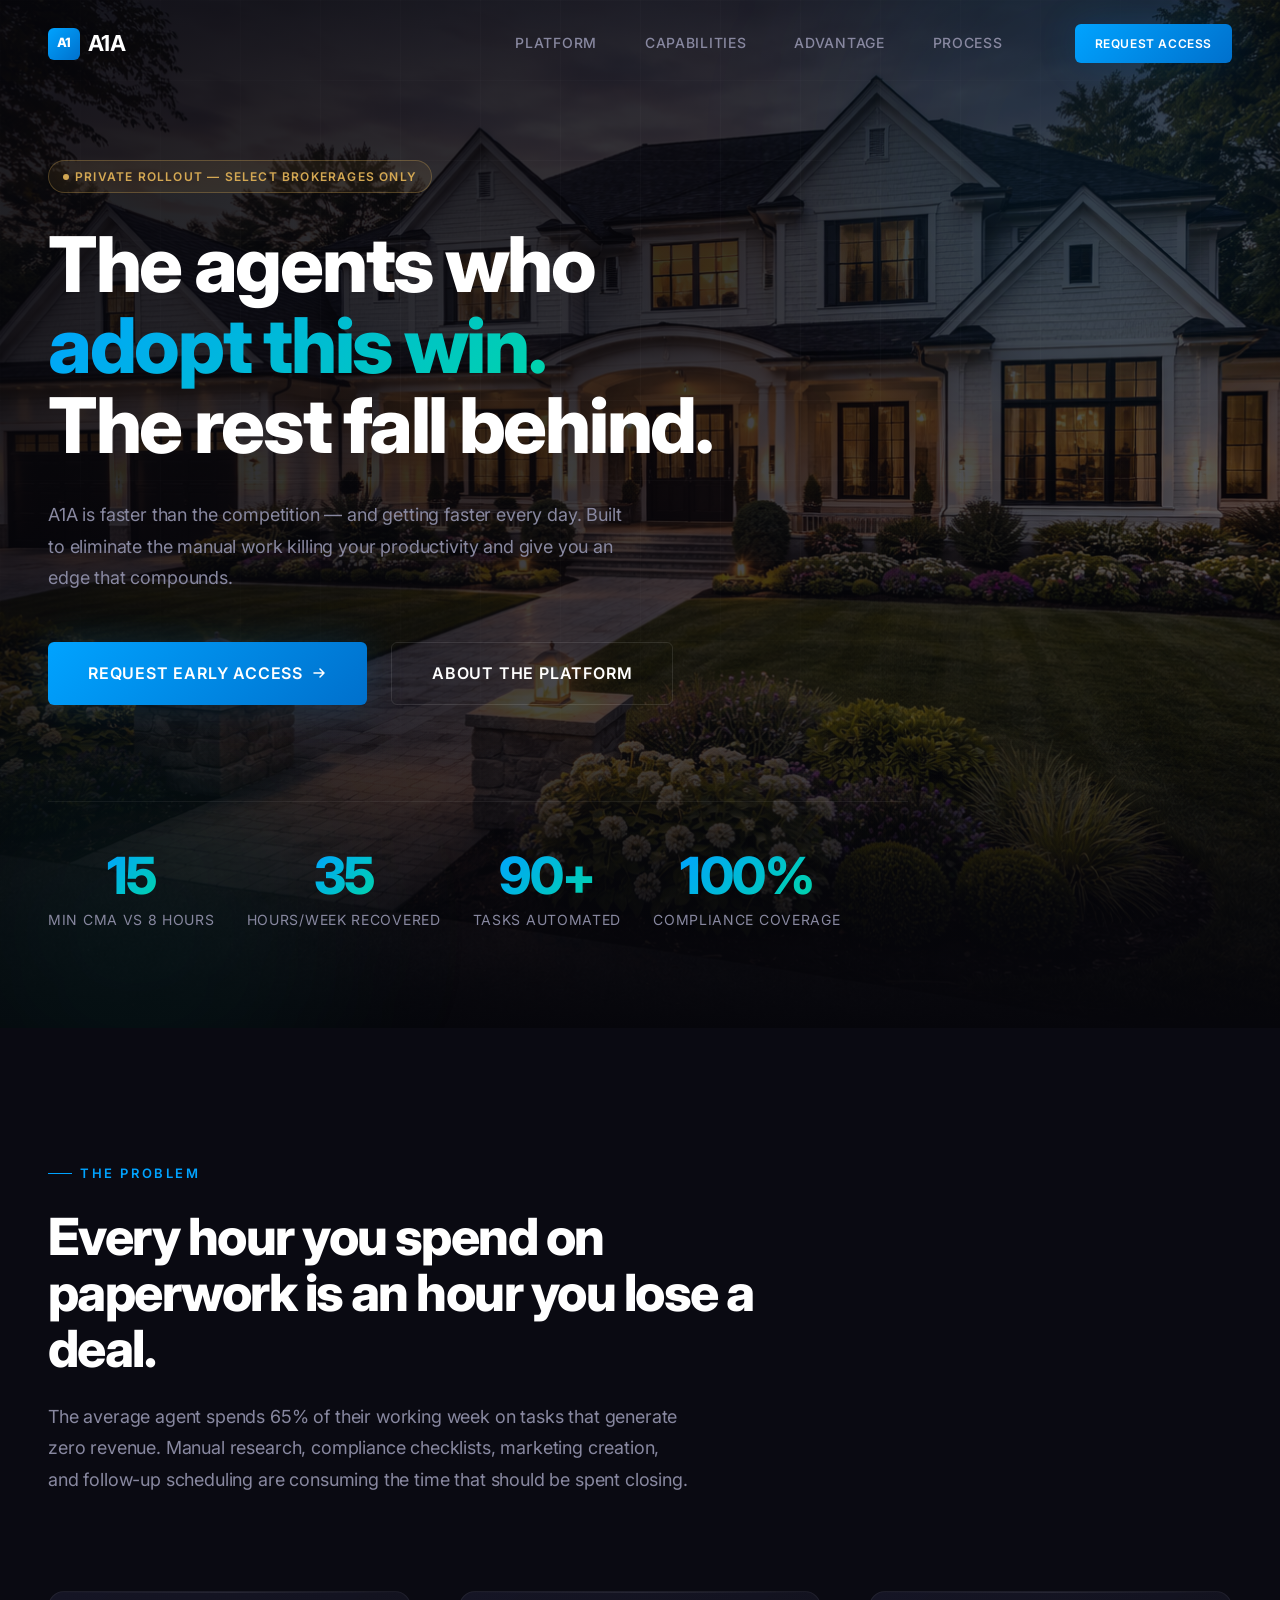
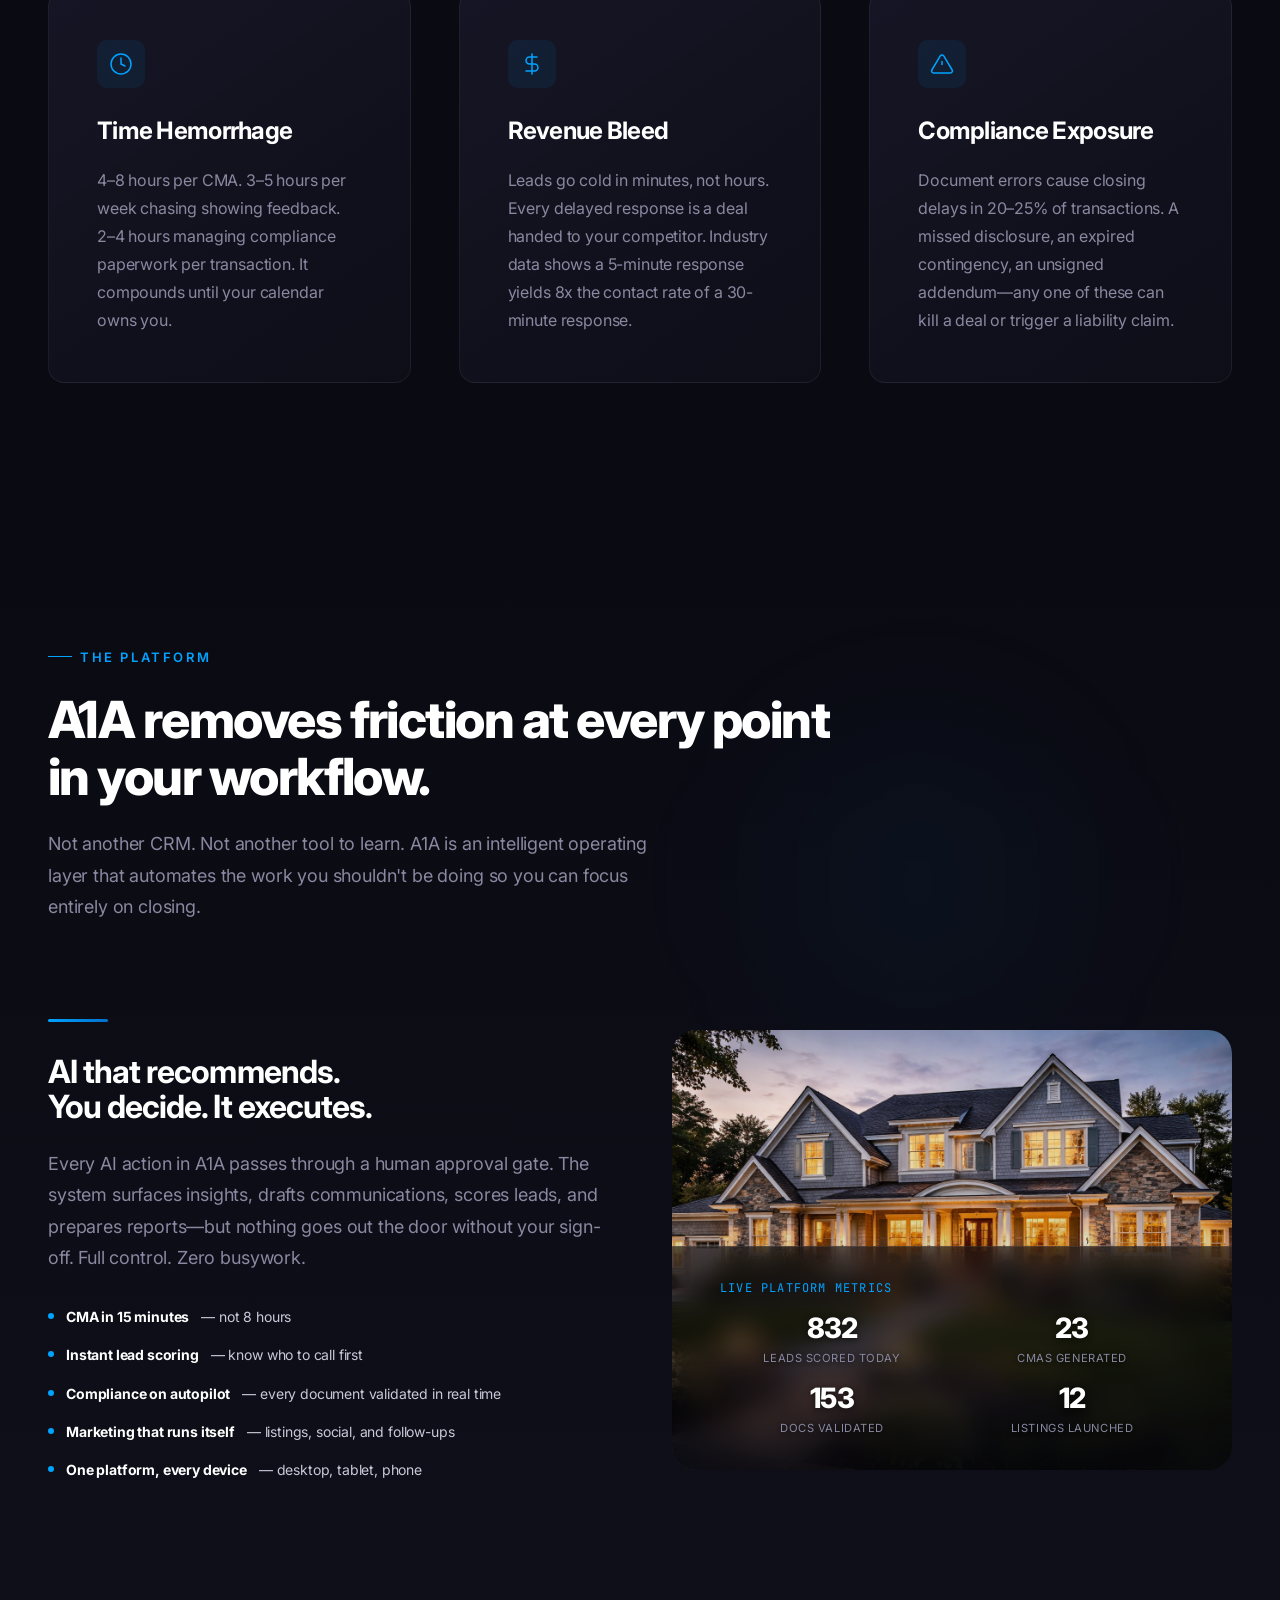
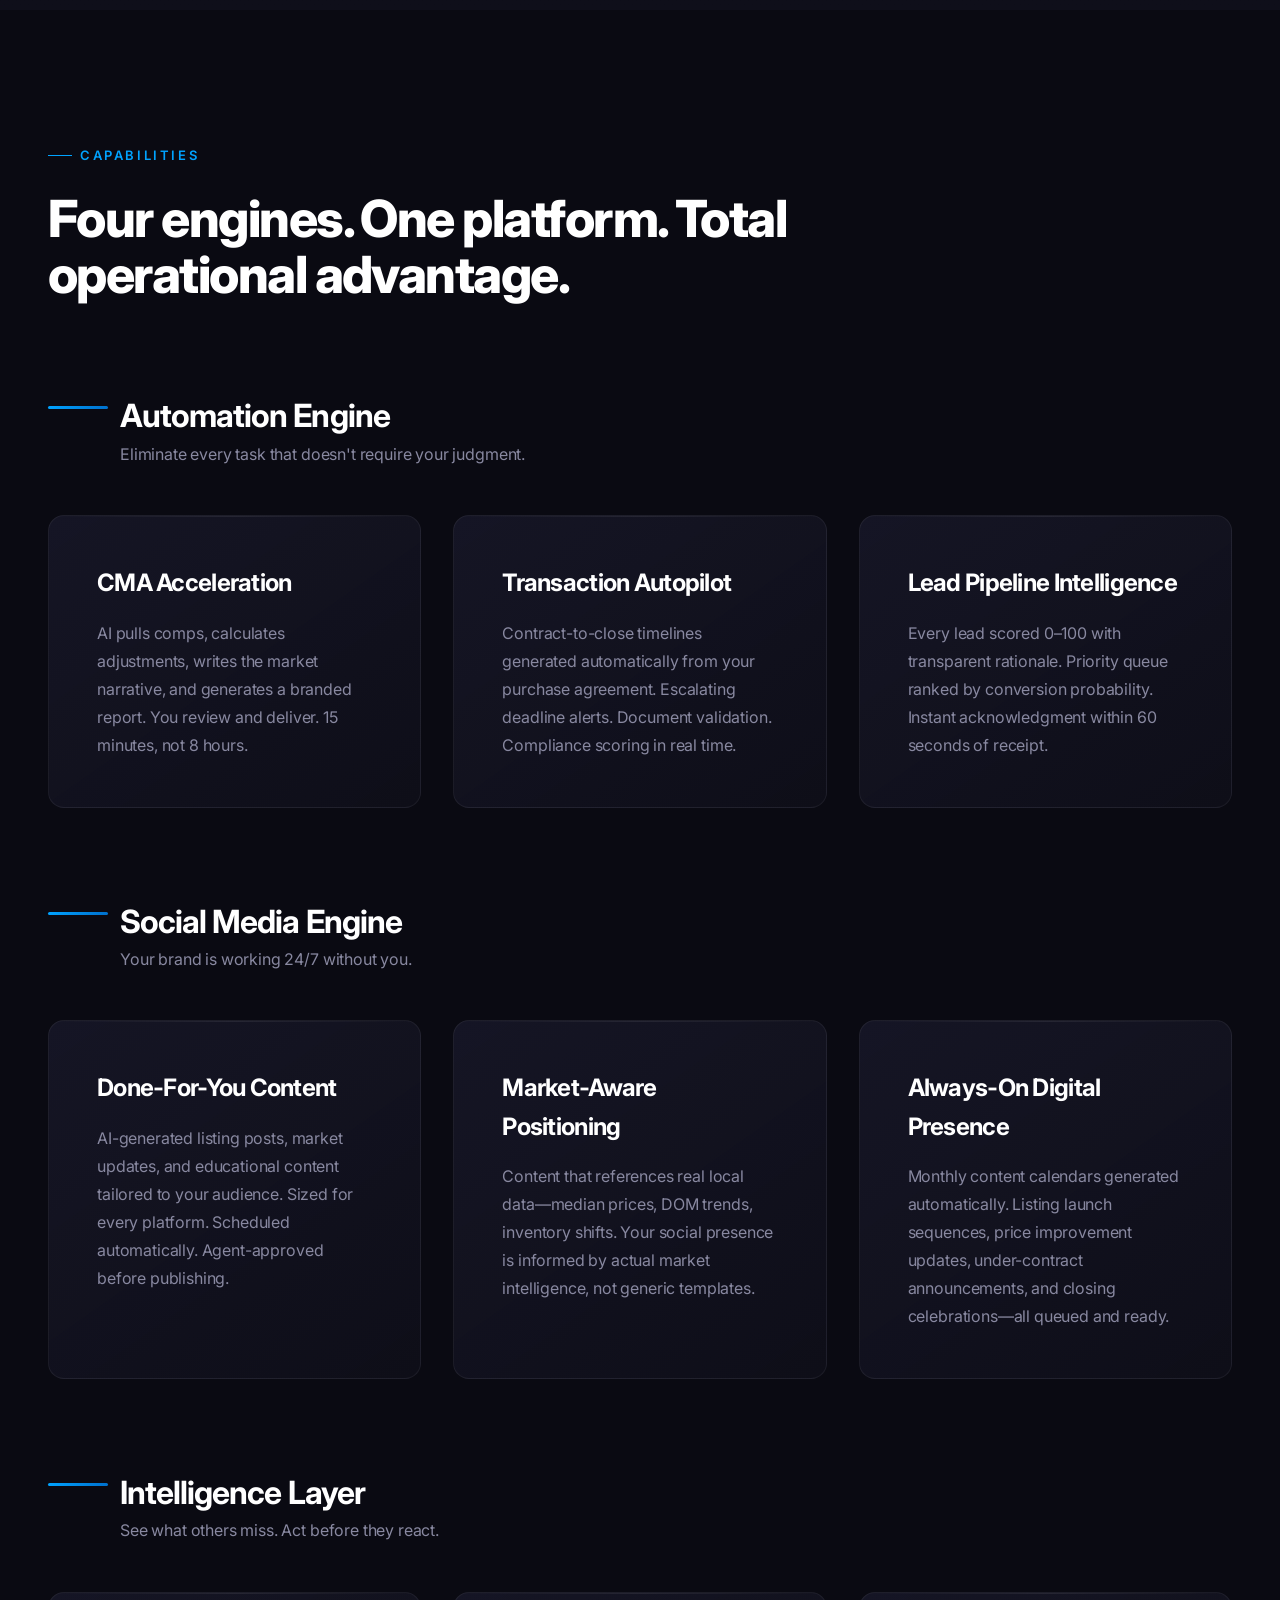
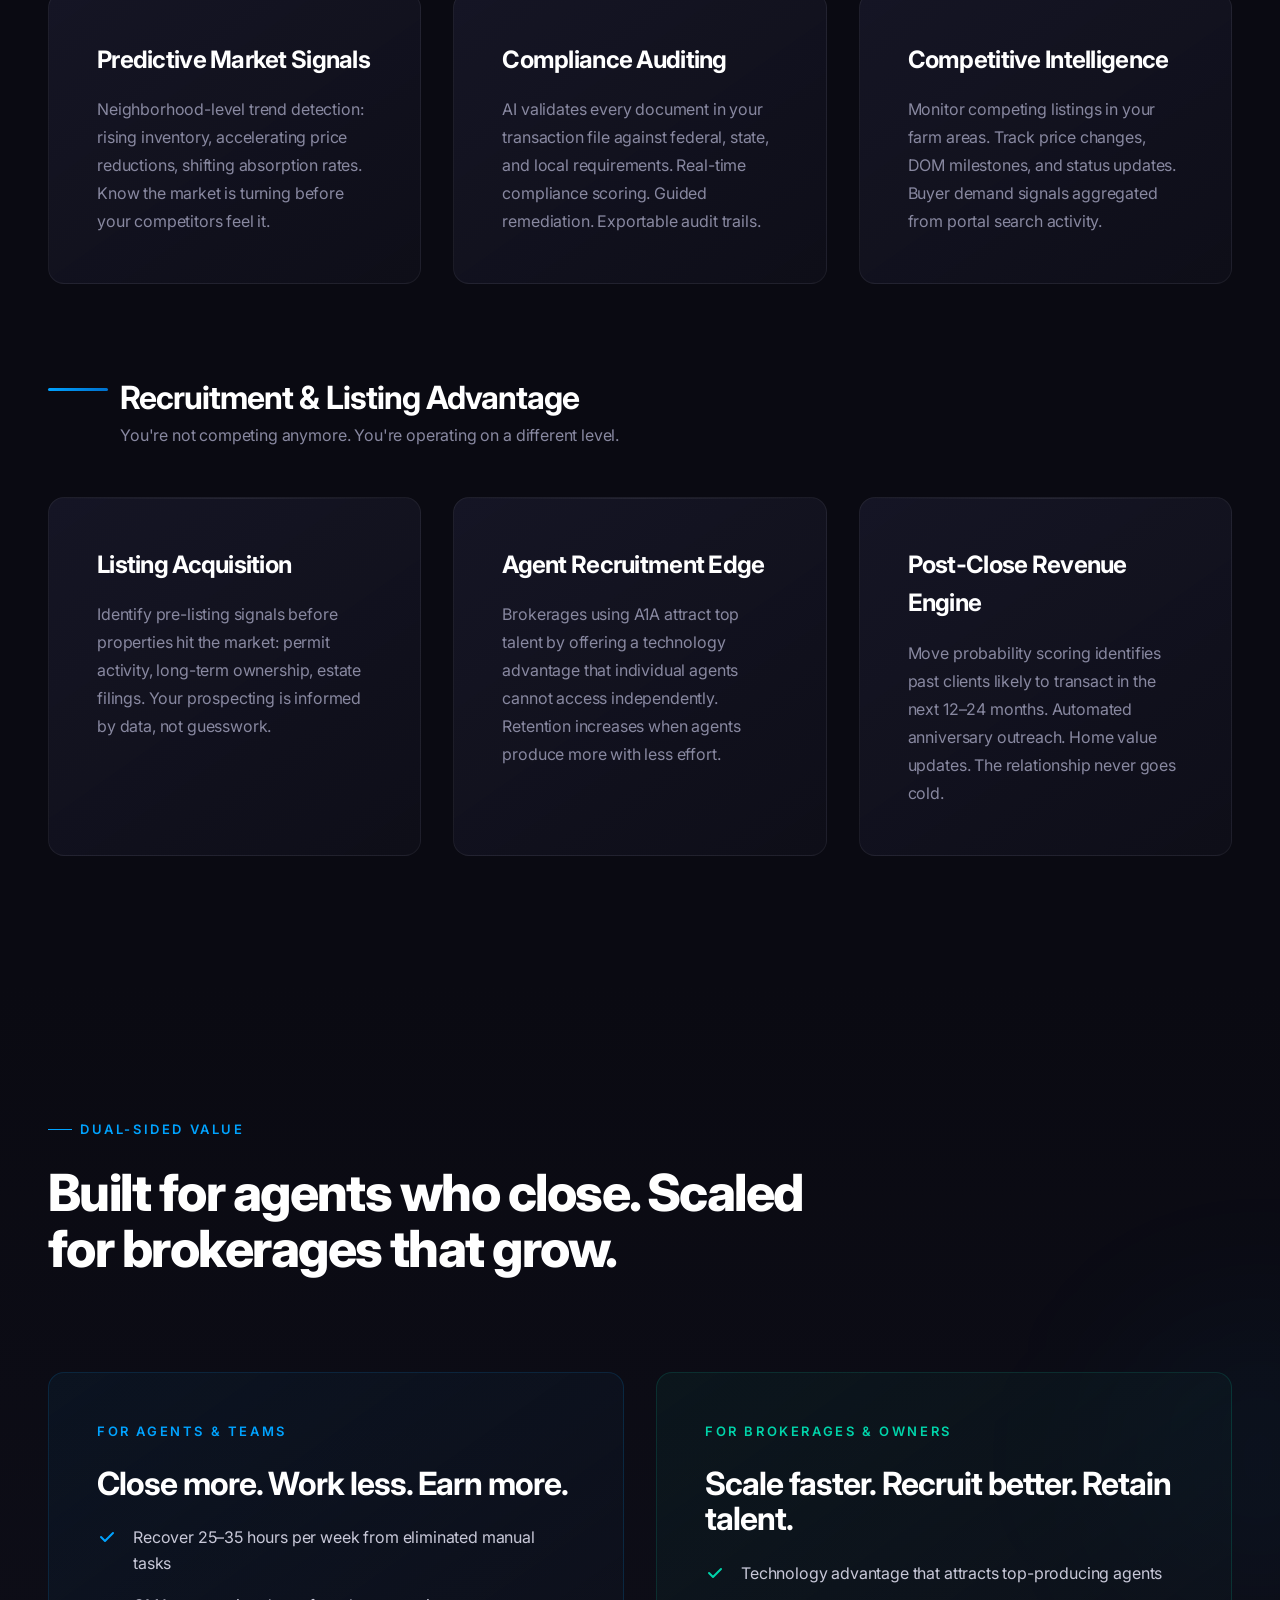
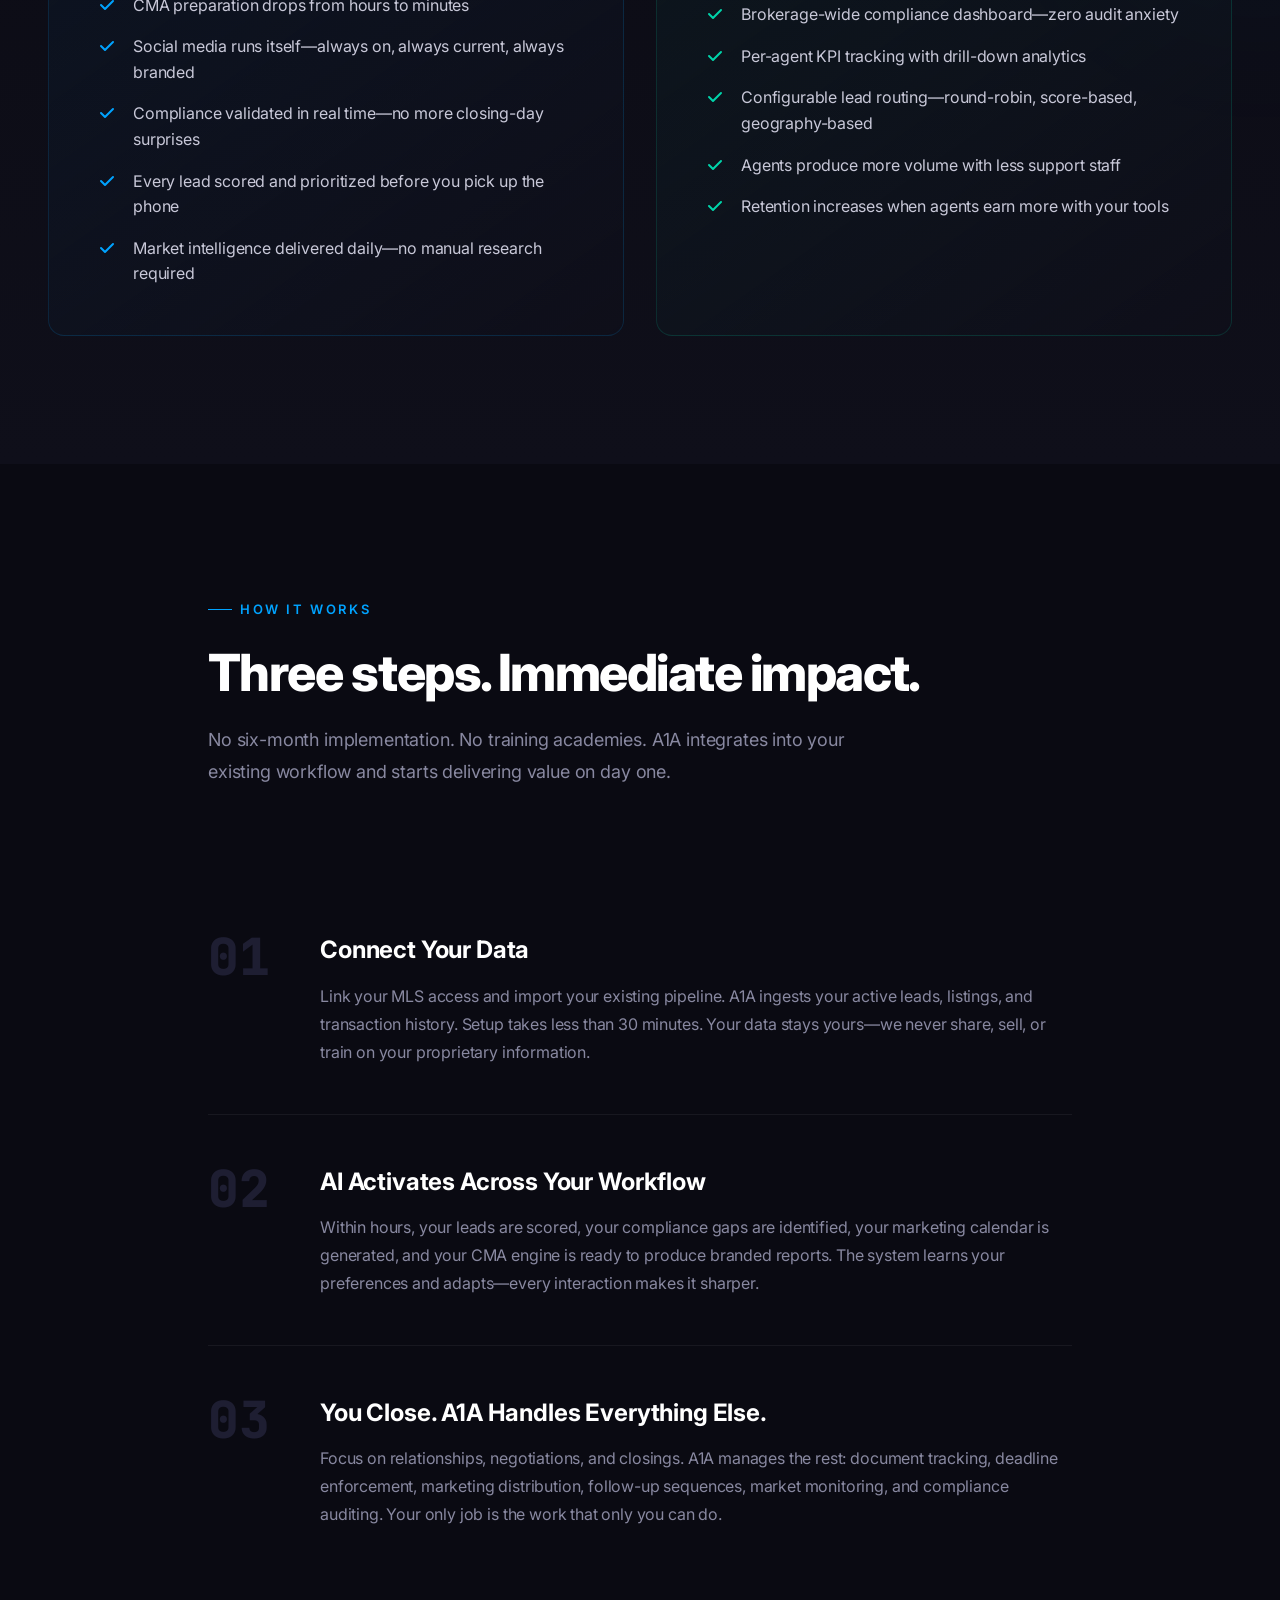
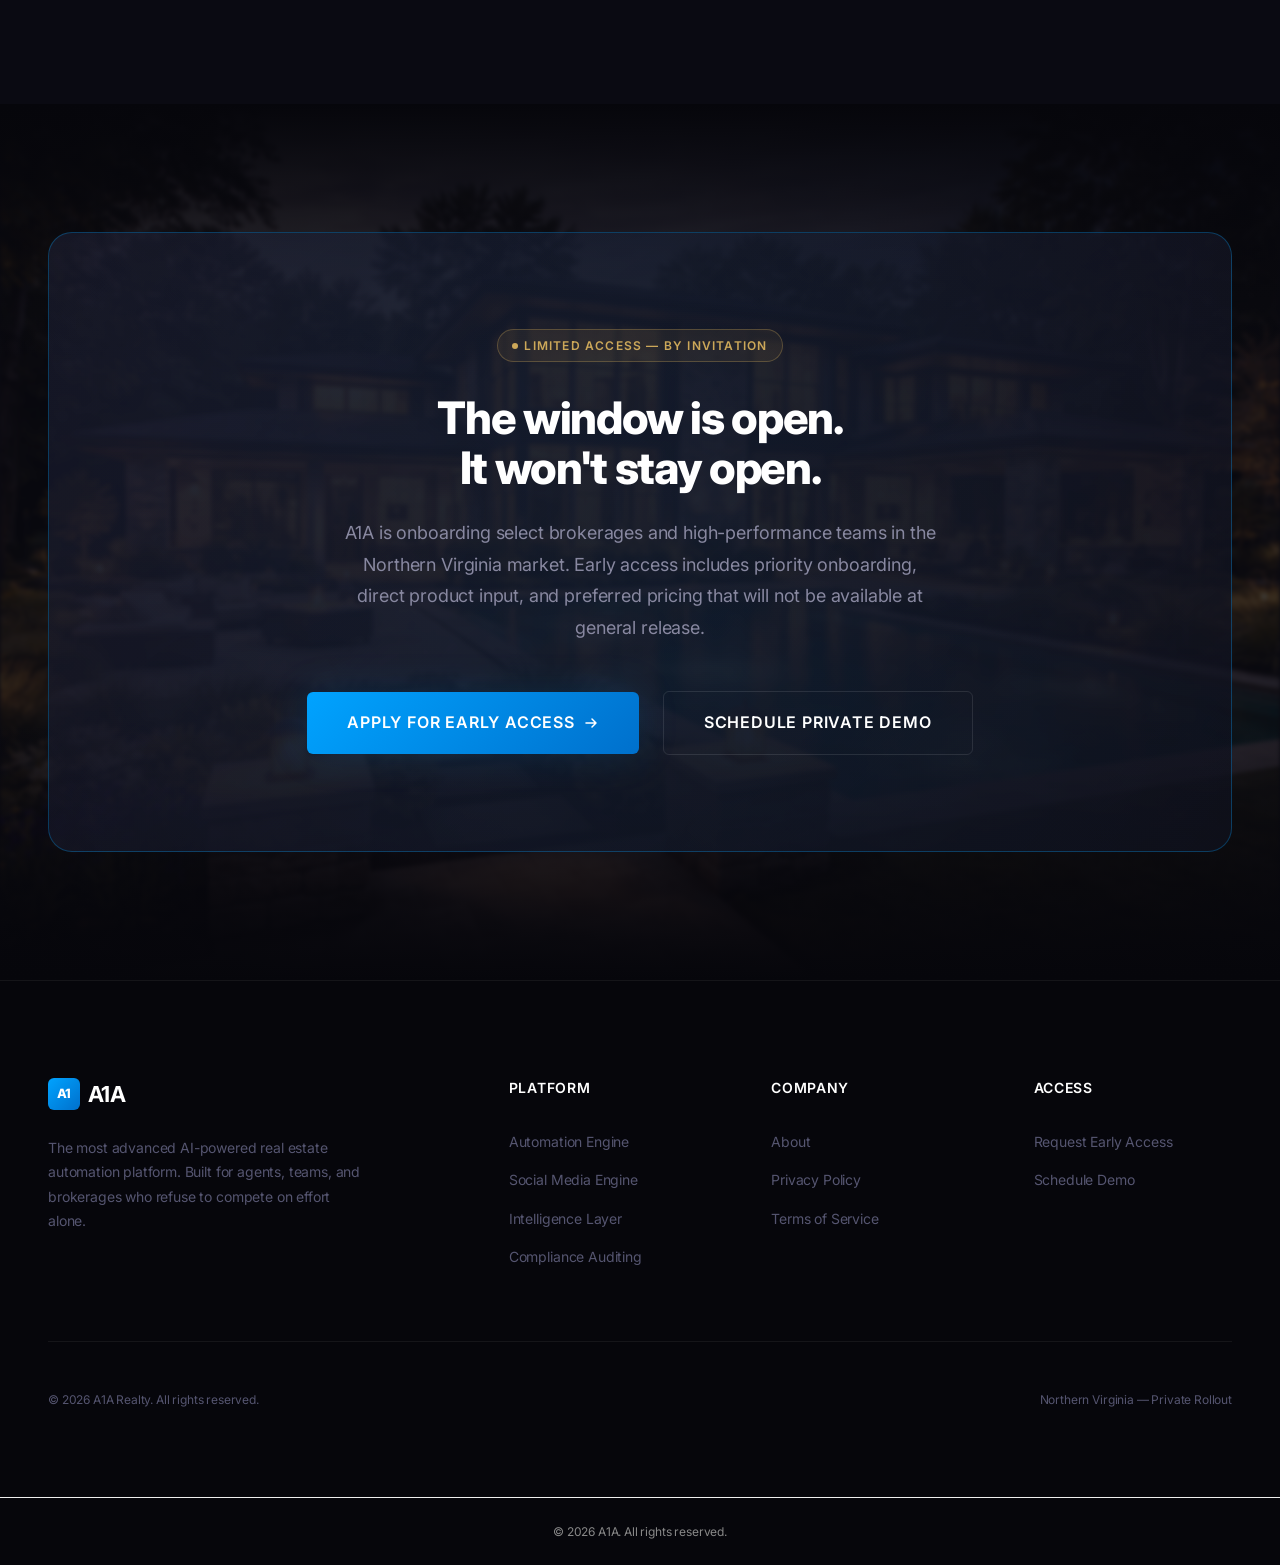
<file: index.html>
<!DOCTYPE html>
<html lang="en">
<head>
  <meta charset="UTF-8">
  <meta name="viewport" content="width=device-width, initial-scale=1.0">
  <meta http-equiv="X-UA-Compatible" content="IE=edge">

  <!-- Primary SEO -->
  <title>A1A | AI-Powered Real Estate Automation Platform</title>
  <meta name="description" content="A1A is the most advanced AI-powered real estate automation platform. Eliminate manual work, automate marketing, and dominate your market. Limited access for select agents and brokerages.">
  <meta name="keywords" content="real estate AI, real estate automation, CMA automation, listing management, agent productivity, brokerage technology, real estate marketing automation, AI-powered CRM">
  <meta name="robots" content="index, follow, max-image-preview:large, max-snippet:-1, max-video-preview:-1">
  <meta name="author" content="A1A">
  <link rel="canonical" href="https://a1a.com/">

  <!-- Open Graph -->
  <meta property="og:type" content="website">
  <meta property="og:url" content="https://a1a.com/">
  <meta property="og:title" content="A1A | The Operating System for Dominant Real Estate Teams">
  <meta property="og:description" content="AI-powered automation that eliminates manual work, generates your marketing, and gives you an unfair advantage. Limited access.">
  <meta property="og:image" content="https://a1a.com/images/og-image.jpg">
  <meta property="og:image:width" content="1200">
  <meta property="og:image:height" content="630">
  <meta property="og:site_name" content="A1A">
  <meta property="og:locale" content="en_US">

  <!-- Twitter Card -->
  <meta name="twitter:card" content="summary_large_image">
  <meta name="twitter:title" content="A1A | AI-Powered Real Estate Automation">
  <meta name="twitter:description" content="The most advanced AI platform for real estate agents and brokerages. Eliminate friction. Dominate your market.">
  <meta name="twitter:image" content="https://a1a.com/images/og-image.jpg">

  <!-- Favicon -->
  <link rel="icon" type="image/svg+xml" href="images/favicon.svg">
  <link rel="apple-touch-icon" sizes="180x180" href="images/apple-touch-icon.png">

  <!-- Preconnect for Fonts -->
  <link rel="preconnect" href="https://fonts.googleapis.com">
  <link rel="preconnect" href="https://fonts.gstatic.com" crossorigin>
  <link href="https://fonts.googleapis.com/css2?family=Inter:wght@300;400;500;600;700;800&family=JetBrains+Mono:wght@400;500;700&display=swap" rel="stylesheet">

  <!-- Stylesheets -->
  <link rel="stylesheet" href="css/reset.css">
  <link rel="stylesheet" href="css/variables.css">
  <link rel="stylesheet" href="css/layout.css">
  <link rel="stylesheet" href="css/components.css">
  <link rel="stylesheet" href="css/animations.css">
  <link rel="stylesheet" href="css/responsive.css">

  <!-- Structured Data -->
  <script type="application/ld+json">
  {
    "@context": "https://schema.org",
    "@type": "SoftwareApplication",
    "name": "A1A",
    "applicationCategory": "BusinessApplication",
    "operatingSystem": "Web, iOS, Android",
    "description": "AI-powered real estate automation platform for agents, teams, and brokerages.",
    "url": "https://a1a.com",
    "offers": {
      "@type": "Offer",
      "availability": "https://schema.org/LimitedAvailability",
      "description": "By invitation only. Private rollout for select brokerages."
    },
    "creator": {
      "@type": "Organization",
      "name": "A1A",
      "url": "https://a1a.com"
    }
  }
  </script>
</head>
<body>

  <!-- ====================================================================
       NAVIGATION
       ==================================================================== -->
  <nav class="nav" id="nav" role="navigation" aria-label="Main navigation">
    <div class="container">
      <div class="nav__inner">
        <a href="/" class="nav__logo" aria-label="A1A home">
          <div class="nav__logo-mark" aria-hidden="true">A1</div>
          A1A
        </a>
        <div class="nav__links" id="navLinks" role="menubar">
          <a href="#platform" class="nav__link" role="menuitem">Platform</a>
          <a href="#capabilities" class="nav__link" role="menuitem">Capabilities</a>
          <a href="#advantage" class="nav__link" role="menuitem">Advantage</a>
          <a href="#how-it-works" class="nav__link" role="menuitem">Process</a>
          <a class="btn btn--primary btn--sm nav__cta" href="#" data-modal="modalAccess" role="menuitem">Request Access</a>
        </div>
        <button class="nav__mobile-toggle" id="mobileToggle" aria-label="Toggle menu" aria-expanded="false">
          <span></span><span></span><span></span>
        </button>
      </div>
    </div>
  </nav>

  <!-- ====================================================================
       HERO
       ==================================================================== -->
  <header class="section" id="hero" style="padding-top: 10rem; padding-bottom: 6rem; min-height: 100vh; display: flex; align-items: center; position: relative; overflow: hidden;">
    <div class="hero__bg-image" style="position: absolute; inset: 0; z-index: 0;">
      <img src="images/home-farmhouse.png" alt="" aria-hidden="true" style="width: 100%; height: 100%; object-fit: cover; object-position: center 30%;">
      <div style="position: absolute; inset: 0; background: linear-gradient(135deg, rgba(6,6,11,0.92) 0%, rgba(6,6,11,0.80) 40%, rgba(6,6,11,0.55) 100%);"></div>
      <div style="position: absolute; inset: 0; background: linear-gradient(to top, rgba(6,6,11,1) 0%, transparent 30%);"></div>
    </div>
    <div class="hero__grid-bg" aria-hidden="true"></div>
    <div class="orb orb--blue" aria-hidden="true"></div>
    <div class="orb orb--teal" aria-hidden="true"></div>

    <div class="container" style="position: relative; z-index: 1;">
      <div style="max-width: 860px;">
        <div data-reveal data-reveal-delay="1">
          <span class="badge badge--gold" style="margin-bottom: var(--space-xl);">
            <span class="badge__dot"></span>
            Private Rollout &mdash; Select Brokerages Only
          </span>
        </div>

        <h1 data-reveal data-reveal-delay="2" style="font-size: var(--text-hero); font-weight: var(--weight-extrabold); color: var(--color-white); letter-spacing: var(--tracking-tight); line-height: 1.05; margin-bottom: var(--space-xl);">
          The agents who<br>
          <span style="background: var(--gradient-accent-alt); -webkit-background-clip: text; -webkit-text-fill-color: transparent; background-clip: text;">adopt this win.</span><br>
          The rest fall behind.
        </h1>

        <p data-reveal data-reveal-delay="3" style="font-size: var(--text-body-lg); color: var(--color-ash); max-width: 580px; line-height: var(--leading-relaxed); margin-bottom: var(--space-2xl);">
          A1A is faster than the competition — and getting faster every day. Built to eliminate the manual work killing your productivity and give you an edge that compounds.
        </p>

        <div class="hero__actions flex flex--gap-lg" data-reveal data-reveal-delay="4" style="margin-bottom: var(--space-4xl);">
          <a href="#" class="btn btn--primary btn--lg" data-modal="modalAccess">
            Request Early Access
            <svg class="btn__arrow" width="16" height="16" viewBox="0 0 16 16" fill="none" aria-hidden="true"><path d="M3 8h10M9 4l4 4-4 4" stroke="currentColor" stroke-width="1.5" stroke-linecap="round" stroke-linejoin="round"/></svg>
          </a>
          <a href="#platform" class="btn btn--secondary btn--lg">
            About the Platform
          </a>
        </div>

        <div class="hero__stats flex flex--gap-xl" data-reveal data-reveal-delay="5" style="padding-top: var(--space-2xl); border-top: var(--border-subtle);">
          <div class="stat">
            <div class="stat__number stat__number--accent" data-count="15">15</div>
            <div class="stat__label">Min CMA vs 8 Hours</div>
          </div>
          <div class="stat">
            <div class="stat__number stat__number--accent" data-count="35">35</div>
            <div class="stat__label">Hours/Week Recovered</div>
          </div>
          <div class="stat">
            <div class="stat__number stat__number--accent" data-count="90">90+</div>
            <div class="stat__label">Tasks Automated</div>
          </div>
          <div class="stat">
            <div class="stat__number stat__number--accent" data-count="100">100%</div>
            <div class="stat__label">Compliance Coverage</div>
          </div>
        </div>
      </div>
    </div>
  </header>

  <!-- ====================================================================
       THE PROBLEM
       ==================================================================== -->
  <section class="section section--dark" id="problem">
    <div class="container">
      <div class="section__header" data-reveal>
        <span class="section__overline">The Problem</span>
        <h2 class="section__title">Every hour you spend on paperwork is an hour you lose a deal.</h2>
        <p class="section__subtitle">The average agent spends 65% of their working week on tasks that generate zero revenue. Manual research, compliance checklists, marketing creation, and follow-up scheduling are consuming the time that should be spent closing.</p>
      </div>

      <div class="grid grid--3" style="gap: var(--space-2xl);">
        <div class="card card--accent shimmer" data-reveal data-reveal-delay="1">
          <div class="card__icon">
            <svg width="24" height="24" viewBox="0 0 24 24" fill="none"><circle cx="12" cy="12" r="10" stroke="currentColor" stroke-width="1.5"/><polyline points="12,6 12,12 16,14" stroke="currentColor" stroke-width="1.5" stroke-linecap="round"/></svg>
          </div>
          <div class="card__title">Time Hemorrhage</div>
          <p class="card__text">4&ndash;8 hours per CMA. 3&ndash;5 hours per week chasing showing feedback. 2&ndash;4 hours managing compliance paperwork per transaction. It compounds until your calendar owns you.</p>
        </div>

        <div class="card card--accent shimmer" data-reveal data-reveal-delay="2">
          <div class="card__icon">
            <svg width="24" height="24" viewBox="0 0 24 24" fill="none"><path d="M12 2v20M17 5H9.5a3.5 3.5 0 000 7h5a3.5 3.5 0 010 7H6" stroke="currentColor" stroke-width="1.5" stroke-linecap="round"/></svg>
          </div>
          <div class="card__title">Revenue Bleed</div>
          <p class="card__text">Leads go cold in minutes, not hours. Every delayed response is a deal handed to your competitor. Industry data shows a 5-minute response yields 8x the contact rate of a 30-minute response.</p>
        </div>

        <div class="card card--accent shimmer" data-reveal data-reveal-delay="3">
          <div class="card__icon">
            <svg width="24" height="24" viewBox="0 0 24 24" fill="none"><path d="M10.29 3.86L1.82 18a2 2 0 001.71 3h16.94a2 2 0 001.71-3L13.71 3.86a2 2 0 00-3.42 0z" stroke="currentColor" stroke-width="1.5"/><line x1="12" y1="9" x2="12" y2="13" stroke="currentColor" stroke-width="1.5"/><line x1="12" y1="17" x2="12.01" y2="17" stroke="currentColor" stroke-width="2"/></svg>
          </div>
          <div class="card__title">Compliance Exposure</div>
          <p class="card__text">Document errors cause closing delays in 20&ndash;25% of transactions. A missed disclosure, an expired contingency, an unsigned addendum&mdash;any one of these can kill a deal or trigger a liability claim.</p>
        </div>
      </div>
    </div>
  </section>

  <!-- ====================================================================
       THE SOLUTION / PLATFORM OVERVIEW
       ==================================================================== -->
  <section class="section section--gradient" id="platform" style="position: relative; overflow: hidden;">
    <div class="orb orb--subtle" style="top: 20%; left: 60%;" aria-hidden="true"></div>
    <div class="container" style="position: relative; z-index: 1;">
      <div class="section__header" data-reveal>
        <span class="section__overline">The Platform</span>
        <h2 class="section__title">A1A removes friction at every point in your workflow.</h2>
        <p class="section__subtitle">Not another CRM. Not another tool to learn. A1A is an intelligent operating layer that automates the work you shouldn't be doing so you can focus entirely on closing.</p>
      </div>

      <div class="grid grid--2" style="gap: var(--space-3xl); align-items: center;">
        <div data-reveal="slide-left">
          <div class="gradient-line" style="margin-bottom: var(--space-xl);"></div>
          <h3 style="font-size: var(--text-h2); font-weight: var(--weight-bold); color: var(--color-white); margin-bottom: var(--space-lg); letter-spacing: var(--tracking-tight);">AI that recommends.<br>You decide. It executes.</h3>
          <p style="font-size: var(--text-body-lg); color: var(--color-ash); line-height: var(--leading-relaxed); margin-bottom: var(--space-xl);">Every AI action in A1A passes through a human approval gate. The system surfaces insights, drafts communications, scores leads, and prepares reports&mdash;but nothing goes out the door without your sign-off. Full control. Zero busywork.</p>

          <div style="display: flex; flex-direction: column; gap: var(--space-md);">
            <div class="card__list-item"><strong style="color: var(--color-white);">CMA in 15 minutes</strong> &mdash; not 8 hours</div>
            <div class="card__list-item"><strong style="color: var(--color-white);">Instant lead scoring</strong> &mdash; know who to call first</div>
            <div class="card__list-item"><strong style="color: var(--color-white);">Compliance on autopilot</strong> &mdash; every document validated in real time</div>
            <div class="card__list-item"><strong style="color: var(--color-white);">Marketing that runs itself</strong> &mdash; listings, social, and follow-ups</div>
            <div class="card__list-item"><strong style="color: var(--color-white);">One platform, every device</strong> &mdash; desktop, tablet, phone</div>
          </div>
        </div>

        <div data-reveal="slide-right" style="border-radius: var(--radius-xl); position: relative; min-height: 440px; overflow: hidden;">
          <img src="images/home-craftsman.png" alt="Luxury Virginia home at twilight — the kind of property A1A agents close" style="width: 100%; height: 100%; object-fit: cover; position: absolute; inset: 0;">
          <div style="position: absolute; inset: 0; background: linear-gradient(to top, rgba(6,6,11,0.55) 0%, rgba(6,6,11,0.15) 50%, transparent 100%);"></div>
          <div style="position: absolute; bottom: 0; left: 0; right: 0; padding: var(--space-xl) var(--space-2xl); z-index: 1; background: rgba(6,6,11,0.55); backdrop-filter: blur(12px); -webkit-backdrop-filter: blur(12px); border-top: 1px solid rgba(255,255,255,0.08);">
            <div style="font-family: var(--font-mono); font-size: var(--text-xs); color: var(--color-accent); letter-spacing: var(--tracking-wider); text-transform: uppercase; margin-bottom: var(--space-md);">Live Platform Metrics</div>
            <div style="display: grid; grid-template-columns: 1fr 1fr; gap: var(--space-md);">
              <div class="stat"><div class="stat__number" style="font-size: 1.75rem; color: #ffffff; text-shadow: 0 1px 6px rgba(0,0,0,0.7);" data-count="847">847</div><div class="stat__label" style="font-size: 0.7rem; text-shadow: 0 1px 4px rgba(0,0,0,0.6);">Leads Scored Today</div></div>
              <div class="stat"><div class="stat__number" style="font-size: 1.75rem; color: #ffffff; text-shadow: 0 1px 6px rgba(0,0,0,0.7);" data-count="23">23</div><div class="stat__label" style="font-size: 0.7rem; text-shadow: 0 1px 4px rgba(0,0,0,0.6);">CMAs Generated</div></div>
              <div class="stat"><div class="stat__number" style="font-size: 1.75rem; color: #ffffff; text-shadow: 0 1px 6px rgba(0,0,0,0.7);" data-count="156">156</div><div class="stat__label" style="font-size: 0.7rem; text-shadow: 0 1px 4px rgba(0,0,0,0.6);">Docs Validated</div></div>
              <div class="stat"><div class="stat__number" style="font-size: 1.75rem; color: #ffffff; text-shadow: 0 1px 6px rgba(0,0,0,0.7);" data-count="12">12</div><div class="stat__label" style="font-size: 0.7rem; text-shadow: 0 1px 4px rgba(0,0,0,0.6);">Listings Launched</div></div>
            </div>
          </div>
        </div>
      </div>
    </div>
  </section>

  <!-- ====================================================================
       CAPABILITIES / FEATURES
       ==================================================================== -->
  <section class="section section--dark" id="capabilities">
    <div class="container">
      <div class="section__header" data-reveal>
        <span class="section__overline">Capabilities</span>
        <h2 class="section__title">Four engines. One platform. Total operational advantage.</h2>
      </div>

      <!-- Automation Engine -->
      <div style="margin-bottom: var(--space-4xl);">
        <div class="flex flex--gap-sm" style="margin-bottom: var(--space-2xl);" data-reveal>
          <div class="gradient-line" style="margin-top: 0.5rem;"></div>
          <div>
            <h3 style="font-size: var(--text-h2); font-weight: var(--weight-bold); color: var(--color-white); letter-spacing: var(--tracking-tight);">Automation Engine</h3>
            <p style="color: var(--color-ash); margin-top: var(--space-xs);">Eliminate every task that doesn't require your judgment.</p>
          </div>
        </div>
        <div class="grid grid--3">
          <div class="card hover-glow" data-reveal data-reveal-delay="1">
            <div class="card__title">CMA Acceleration</div>
            <p class="card__text">AI pulls comps, calculates adjustments, writes the market narrative, and generates a branded report. You review and deliver. 15 minutes, not 8 hours.</p>
          </div>
          <div class="card hover-glow" data-reveal data-reveal-delay="2">
            <div class="card__title">Transaction Autopilot</div>
            <p class="card__text">Contract-to-close timelines generated automatically from your purchase agreement. Escalating deadline alerts. Document validation. Compliance scoring in real time.</p>
          </div>
          <div class="card hover-glow" data-reveal data-reveal-delay="3">
            <div class="card__title">Lead Pipeline Intelligence</div>
            <p class="card__text">Every lead scored 0&ndash;100 with transparent rationale. Priority queue ranked by conversion probability. Instant acknowledgment within 60 seconds of receipt.</p>
          </div>
        </div>
      </div>

      <!-- Social Media Engine -->
      <div style="margin-bottom: var(--space-4xl);">
        <div class="flex flex--gap-sm" style="margin-bottom: var(--space-2xl);" data-reveal>
          <div class="gradient-line" style="margin-top: 0.5rem;"></div>
          <div>
            <h3 style="font-size: var(--text-h2); font-weight: var(--weight-bold); color: var(--color-white); letter-spacing: var(--tracking-tight);">Social Media Engine</h3>
            <p style="color: var(--color-ash); margin-top: var(--space-xs);">Your brand is working 24/7 without you.</p>
          </div>
        </div>
        <div class="grid grid--3">
          <div class="card hover-glow" data-reveal data-reveal-delay="1">
            <div class="card__title">Done-For-You Content</div>
            <p class="card__text">AI-generated listing posts, market updates, and educational content tailored to your audience. Sized for every platform. Scheduled automatically. Agent-approved before publishing.</p>
          </div>
          <div class="card hover-glow" data-reveal data-reveal-delay="2">
            <div class="card__title">Market-Aware Positioning</div>
            <p class="card__text">Content that references real local data&mdash;median prices, DOM trends, inventory shifts. Your social presence is informed by actual market intelligence, not generic templates.</p>
          </div>
          <div class="card hover-glow" data-reveal data-reveal-delay="3">
            <div class="card__title">Always-On Digital Presence</div>
            <p class="card__text">Monthly content calendars generated automatically. Listing launch sequences, price improvement updates, under-contract announcements, and closing celebrations&mdash;all queued and ready.</p>
          </div>
        </div>
      </div>

      <!-- Intelligence Layer -->
      <div style="margin-bottom: var(--space-4xl);">
        <div class="flex flex--gap-sm" style="margin-bottom: var(--space-2xl);" data-reveal>
          <div class="gradient-line" style="margin-top: 0.5rem;"></div>
          <div>
            <h3 style="font-size: var(--text-h2); font-weight: var(--weight-bold); color: var(--color-white); letter-spacing: var(--tracking-tight);">Intelligence Layer</h3>
            <p style="color: var(--color-ash); margin-top: var(--space-xs);">See what others miss. Act before they react.</p>
          </div>
        </div>
        <div class="grid grid--3">
          <div class="card hover-glow" data-reveal data-reveal-delay="1">
            <div class="card__title">Predictive Market Signals</div>
            <p class="card__text">Neighborhood-level trend detection: rising inventory, accelerating price reductions, shifting absorption rates. Know the market is turning before your competitors feel it.</p>
          </div>
          <div class="card hover-glow" data-reveal data-reveal-delay="2">
            <div class="card__title">Compliance Auditing</div>
            <p class="card__text">AI validates every document in your transaction file against federal, state, and local requirements. Real-time compliance scoring. Guided remediation. Exportable audit trails.</p>
          </div>
          <div class="card hover-glow" data-reveal data-reveal-delay="3">
            <div class="card__title">Competitive Intelligence</div>
            <p class="card__text">Monitor competing listings in your farm areas. Track price changes, DOM milestones, and status updates. Buyer demand signals aggregated from portal search activity.</p>
          </div>
        </div>
      </div>

      <!-- Recruitment + Listings -->
      <div>
        <div class="flex flex--gap-sm" style="margin-bottom: var(--space-2xl);" data-reveal>
          <div class="gradient-line" style="margin-top: 0.5rem;"></div>
          <div>
            <h3 style="font-size: var(--text-h2); font-weight: var(--weight-bold); color: var(--color-white); letter-spacing: var(--tracking-tight);">Recruitment &amp; Listing Advantage</h3>
            <p style="color: var(--color-ash); margin-top: var(--space-xs);">You're not competing anymore. You're operating on a different level.</p>
          </div>
        </div>
        <div class="grid grid--3">
          <div class="card hover-glow" data-reveal data-reveal-delay="1">
            <div class="card__title">Listing Acquisition</div>
            <p class="card__text">Identify pre-listing signals before properties hit the market: permit activity, long-term ownership, estate filings. Your prospecting is informed by data, not guesswork.</p>
          </div>
          <div class="card hover-glow" data-reveal data-reveal-delay="2">
            <div class="card__title">Agent Recruitment Edge</div>
            <p class="card__text">Brokerages using A1A attract top talent by offering a technology advantage that individual agents cannot access independently. Retention increases when agents produce more with less effort.</p>
          </div>
          <div class="card hover-glow" data-reveal data-reveal-delay="3">
            <div class="card__title">Post-Close Revenue Engine</div>
            <p class="card__text">Move probability scoring identifies past clients likely to transact in the next 12&ndash;24 months. Automated anniversary outreach. Home value updates. The relationship never goes cold.</p>
          </div>
        </div>
      </div>
    </div>
  </section>

  <!-- ====================================================================
       FOR AGENTS vs FOR BROKERAGES
       ==================================================================== -->
  <section class="section section--gradient" id="advantage" style="position: relative; overflow: hidden;">
    <div class="orb orb--subtle" style="top: 30%; right: -10%;" aria-hidden="true"></div>
    <div class="container" style="position: relative; z-index: 1;">
      <div class="section__header" data-reveal>
        <span class="section__overline">Dual-Sided Value</span>
        <h2 class="section__title">Built for agents who close. Scaled for brokerages that grow.</h2>
      </div>

      <div class="comparison" data-reveal>
        <div class="comparison__col comparison__col--agents">
          <div class="comparison__label">For Agents &amp; Teams</div>
          <h3 class="comparison__title">Close more. Work less. Earn more.</h3>
          <div class="comparison__list">
            <div class="comparison__item">
              <svg class="comparison__item-icon" viewBox="0 0 20 20" fill="currentColor"><path fill-rule="evenodd" d="M16.707 5.293a1 1 0 010 1.414l-8 8a1 1 0 01-1.414 0l-4-4a1 1 0 011.414-1.414L8 12.586l7.293-7.293a1 1 0 011.414 0z" clip-rule="evenodd"/></svg>
              <span>Recover 25&ndash;35 hours per week from eliminated manual tasks</span>
            </div>
            <div class="comparison__item">
              <svg class="comparison__item-icon" viewBox="0 0 20 20" fill="currentColor"><path fill-rule="evenodd" d="M16.707 5.293a1 1 0 010 1.414l-8 8a1 1 0 01-1.414 0l-4-4a1 1 0 011.414-1.414L8 12.586l7.293-7.293a1 1 0 011.414 0z" clip-rule="evenodd"/></svg>
              <span>CMA preparation drops from hours to minutes</span>
            </div>
            <div class="comparison__item">
              <svg class="comparison__item-icon" viewBox="0 0 20 20" fill="currentColor"><path fill-rule="evenodd" d="M16.707 5.293a1 1 0 010 1.414l-8 8a1 1 0 01-1.414 0l-4-4a1 1 0 011.414-1.414L8 12.586l7.293-7.293a1 1 0 011.414 0z" clip-rule="evenodd"/></svg>
              <span>Social media runs itself&mdash;always on, always current, always branded</span>
            </div>
            <div class="comparison__item">
              <svg class="comparison__item-icon" viewBox="0 0 20 20" fill="currentColor"><path fill-rule="evenodd" d="M16.707 5.293a1 1 0 010 1.414l-8 8a1 1 0 01-1.414 0l-4-4a1 1 0 011.414-1.414L8 12.586l7.293-7.293a1 1 0 011.414 0z" clip-rule="evenodd"/></svg>
              <span>Compliance validated in real time&mdash;no more closing-day surprises</span>
            </div>
            <div class="comparison__item">
              <svg class="comparison__item-icon" viewBox="0 0 20 20" fill="currentColor"><path fill-rule="evenodd" d="M16.707 5.293a1 1 0 010 1.414l-8 8a1 1 0 01-1.414 0l-4-4a1 1 0 011.414-1.414L8 12.586l7.293-7.293a1 1 0 011.414 0z" clip-rule="evenodd"/></svg>
              <span>Every lead scored and prioritized before you pick up the phone</span>
            </div>
            <div class="comparison__item">
              <svg class="comparison__item-icon" viewBox="0 0 20 20" fill="currentColor"><path fill-rule="evenodd" d="M16.707 5.293a1 1 0 010 1.414l-8 8a1 1 0 01-1.414 0l-4-4a1 1 0 011.414-1.414L8 12.586l7.293-7.293a1 1 0 011.414 0z" clip-rule="evenodd"/></svg>
              <span>Market intelligence delivered daily&mdash;no manual research required</span>
            </div>
          </div>
        </div>

        <div class="comparison__col comparison__col--brokerages">
          <div class="comparison__label">For Brokerages &amp; Owners</div>
          <h3 class="comparison__title">Scale faster. Recruit better. Retain talent.</h3>
          <div class="comparison__list">
            <div class="comparison__item">
              <svg class="comparison__item-icon" viewBox="0 0 20 20" fill="currentColor"><path fill-rule="evenodd" d="M16.707 5.293a1 1 0 010 1.414l-8 8a1 1 0 01-1.414 0l-4-4a1 1 0 011.414-1.414L8 12.586l7.293-7.293a1 1 0 011.414 0z" clip-rule="evenodd"/></svg>
              <span>Technology advantage that attracts top-producing agents</span>
            </div>
            <div class="comparison__item">
              <svg class="comparison__item-icon" viewBox="0 0 20 20" fill="currentColor"><path fill-rule="evenodd" d="M16.707 5.293a1 1 0 010 1.414l-8 8a1 1 0 01-1.414 0l-4-4a1 1 0 011.414-1.414L8 12.586l7.293-7.293a1 1 0 011.414 0z" clip-rule="evenodd"/></svg>
              <span>Brokerage-wide compliance dashboard&mdash;zero audit anxiety</span>
            </div>
            <div class="comparison__item">
              <svg class="comparison__item-icon" viewBox="0 0 20 20" fill="currentColor"><path fill-rule="evenodd" d="M16.707 5.293a1 1 0 010 1.414l-8 8a1 1 0 01-1.414 0l-4-4a1 1 0 011.414-1.414L8 12.586l7.293-7.293a1 1 0 011.414 0z" clip-rule="evenodd"/></svg>
              <span>Per-agent KPI tracking with drill-down analytics</span>
            </div>
            <div class="comparison__item">
              <svg class="comparison__item-icon" viewBox="0 0 20 20" fill="currentColor"><path fill-rule="evenodd" d="M16.707 5.293a1 1 0 010 1.414l-8 8a1 1 0 01-1.414 0l-4-4a1 1 0 011.414-1.414L8 12.586l7.293-7.293a1 1 0 011.414 0z" clip-rule="evenodd"/></svg>
              <span>Configurable lead routing&mdash;round-robin, score-based, geography-based</span>
            </div>
            <div class="comparison__item">
              <svg class="comparison__item-icon" viewBox="0 0 20 20" fill="currentColor"><path fill-rule="evenodd" d="M16.707 5.293a1 1 0 010 1.414l-8 8a1 1 0 01-1.414 0l-4-4a1 1 0 011.414-1.414L8 12.586l7.293-7.293a1 1 0 011.414 0z" clip-rule="evenodd"/></svg>
              <span>Agents produce more volume with less support staff</span>
            </div>
            <div class="comparison__item">
              <svg class="comparison__item-icon" viewBox="0 0 20 20" fill="currentColor"><path fill-rule="evenodd" d="M16.707 5.293a1 1 0 010 1.414l-8 8a1 1 0 01-1.414 0l-4-4a1 1 0 011.414-1.414L8 12.586l7.293-7.293a1 1 0 011.414 0z" clip-rule="evenodd"/></svg>
              <span>Retention increases when agents earn more with your tools</span>
            </div>
          </div>
        </div>
      </div>
    </div>
  </section>

  <!-- ====================================================================
       HOW IT WORKS
       ==================================================================== -->
  <section class="section section--dark" id="how-it-works">
    <div class="container container--narrow">
      <div class="section__header" data-reveal>
        <span class="section__overline">How It Works</span>
        <h2 class="section__title">Three steps. Immediate impact.</h2>
        <p class="section__subtitle">No six-month implementation. No training academies. A1A integrates into your existing workflow and starts delivering value on day one.</p>
      </div>

      <div data-reveal>
        <div class="step">
          <div class="step__number">01</div>
          <div class="step__content">
            <div class="step__title">Connect Your Data</div>
            <p class="step__text">Link your MLS access and import your existing pipeline. A1A ingests your active leads, listings, and transaction history. Setup takes less than 30 minutes. Your data stays yours&mdash;we never share, sell, or train on your proprietary information.</p>
          </div>
        </div>
        <div class="step">
          <div class="step__number">02</div>
          <div class="step__content">
            <div class="step__title">AI Activates Across Your Workflow</div>
            <p class="step__text">Within hours, your leads are scored, your compliance gaps are identified, your marketing calendar is generated, and your CMA engine is ready to produce branded reports. The system learns your preferences and adapts&mdash;every interaction makes it sharper.</p>
          </div>
        </div>
        <div class="step">
          <div class="step__number">03</div>
          <div class="step__content">
            <div class="step__title">You Close. A1A Handles Everything Else.</div>
            <p class="step__text">Focus on relationships, negotiations, and closings. A1A manages the rest: document tracking, deadline enforcement, marketing distribution, follow-up sequences, market monitoring, and compliance auditing. Your only job is the work that only you can do.</p>
          </div>
        </div>
      </div>
    </div>
  </section>

  <!-- ====================================================================
       FINAL CTA
       ==================================================================== -->
  <section class="section section--dark" id="access" style="position: relative; overflow: hidden;">
    <div style="position: absolute; inset: 0; z-index: 0;">
      <img src="images/home-modern.png" alt="" aria-hidden="true" style="width: 100%; height: 100%; object-fit: cover; object-position: center 40%; opacity: 0.2; filter: blur(2px);">
      <div style="position: absolute; inset: 0; background: linear-gradient(to bottom, var(--color-void) 0%, transparent 30%, transparent 70%, var(--color-void) 100%);"></div>
    </div>
    <div class="container" style="position: relative; z-index: 1;">
      <div class="cta-banner" data-reveal="scale">
        <div>
          <span class="badge badge--gold" style="margin-bottom: var(--space-xl);">
            <span class="badge__dot"></span>
            Limited Access &mdash; By Invitation
          </span>
        </div>
        <h2 class="cta-banner__title">The window is open.<br>It won't stay open.</h2>
        <p class="cta-banner__text">A1A is onboarding select brokerages and high-performance teams in the Northern Virginia market. Early access includes priority onboarding, direct product input, and preferred pricing that will not be available at general release.</p>
        <div class="cta-banner__actions">
          <a href="#" class="btn btn--primary btn--lg" data-modal="modalAccess">
            Apply for Early Access
            <svg class="btn__arrow" width="16" height="16" viewBox="0 0 16 16" fill="none" aria-hidden="true"><path d="M3 8h10M9 4l4 4-4 4" stroke="currentColor" stroke-width="1.5" stroke-linecap="round" stroke-linejoin="round"/></svg>
          </a>
          <a href="#" class="btn btn--secondary btn--lg" data-modal="modalDemo">Schedule Private Demo</a>
        </div>
      </div>
    </div>
  </section>

  <!-- ====================================================================
       FOOTER
       ==================================================================== -->
  <footer class="footer" role="contentinfo">
    <div class="container">
      <div class="footer__grid">
        <div>
          <a href="/" class="nav__logo" style="margin-bottom: 0;">
            <div class="nav__logo-mark" aria-hidden="true">A1</div>
            A1A
          </a>
          <p class="footer__brand-text">The most advanced AI-powered real estate automation platform. Built for agents, teams, and brokerages who refuse to compete on effort alone.</p>
        </div>
        <div>
          <div class="footer__col-title">Platform</div>
          <a href="#capabilities" class="footer__link">Automation Engine</a>
          <a href="#capabilities" class="footer__link">Social Media Engine</a>
          <a href="#capabilities" class="footer__link">Intelligence Layer</a>
          <a href="#capabilities" class="footer__link">Compliance Auditing</a>
        </div>
        <div>
          <div class="footer__col-title">Company</div>
          <a href="about.html" class="footer__link">About</a>
          <a href="privacy.html" class="footer__link">Privacy Policy</a>
          <a href="terms.html" class="footer__link">Terms of Service</a>
        </div>
        <div>
          <div class="footer__col-title">Access</div>
          <a href="#" class="footer__link" data-modal="modalAccess">Request Early Access</a>
          <a href="#" class="footer__link" data-modal="modalDemo">Schedule Demo</a>
        </div>
      </div>
      <div class="footer__bottom">
        <span>&copy; 2026 A1A Realty. All rights reserved.</span>
        <span>Northern Virginia &mdash; Private Rollout</span>
      </div>
    </div>
  </footer>

  <!-- ====================================================================
       MODALS
       ==================================================================== -->

  <!-- Early Access Modal -->
  <div class="modal" id="modalAccess" role="dialog" aria-modal="true" aria-labelledby="modalAccessTitle">
    <div class="modal__backdrop"></div>
    <div class="modal__container">
      <div class="modal__card">
        <button class="modal__close" aria-label="Close modal">
          <svg width="20" height="20" viewBox="0 0 20 20" fill="none"><path d="M15 5L5 15M5 5l10 10" stroke="currentColor" stroke-width="1.5" stroke-linecap="round"/></svg>
        </button>

        <span class="badge badge--gold" style="margin-bottom: var(--space-lg);">
          <span class="badge__dot"></span>
          Limited Availability
        </span>
        <h2 id="modalAccessTitle" class="modal__title">Request Early Access</h2>
        <p class="modal__subtitle">Join the private rollout. We're onboarding select agents, teams, and brokerages in the Northern Virginia market.</p>

        <form class="modal__form" id="formAccess" action="https://formsubmit.co/jon@graysondp.com" method="POST">
          <input type="hidden" name="_subject" value="A1A Early Access Request">
          <input type="hidden" name="_captcha" value="false">
          <input type="hidden" name="_template" value="table">
          <input type="hidden" name="_next" value="">
          <input type="text" name="_honey" style="display:none !important" tabindex="-1" autocomplete="off">
          <input type="hidden" name="_autoresponse" value="Thank you for requesting early access to A1A. We'll review your application and be in touch within 48 hours.">
          <div class="form-group">
            <label class="form-label" for="access-name">Full Name</label>
            <input class="form-input" type="text" id="access-name" name="name" placeholder="Jane Smith" required>
          </div>
          <div class="form-group">
            <label class="form-label" for="access-email">Email</label>
            <input class="form-input" type="email" id="access-email" name="email" placeholder="jane@brokerage.com" required>
          </div>
          <div class="form-group">
            <label class="form-label" for="access-phone">Phone</label>
            <input class="form-input" type="tel" id="access-phone" name="phone" placeholder="(703) 555-0100">
          </div>
          <div class="form-group">
            <label class="form-label" for="access-role">I am a&hellip;</label>
            <select class="form-input" id="access-role" name="role" required>
              <option value="" disabled selected>Select your role</option>
              <option value="agent">Individual Agent</option>
              <option value="team-lead">Team Lead</option>
              <option value="broker">Broker / Owner</option>
              <option value="admin">Brokerage Admin / Ops</option>
              <option value="other">Other</option>
            </select>
          </div>
          <div class="form-group">
            <label class="form-label" for="access-brokerage">Brokerage Name</label>
            <input class="form-input" type="text" id="access-brokerage" name="brokerage" placeholder="Your brokerage">
          </div>
          <button type="submit" class="btn btn--primary btn--lg" style="width: 100%; justify-content: center;">
            Submit Request
            <svg class="btn__arrow" width="16" height="16" viewBox="0 0 16 16" fill="none" aria-hidden="true"><path d="M3 8h10M9 4l4 4-4 4" stroke="currentColor" stroke-width="1.5" stroke-linecap="round" stroke-linejoin="round"/></svg>
          </button>
        </form>

        <div class="modal__success" id="successAccess" style="display: none;">
          <div style="font-size: 2.5rem; margin-bottom: var(--space-lg);">&#10003;</div>
          <h3 class="modal__title" style="font-size: var(--text-h3);">Request Received</h3>
          <p class="modal__subtitle">We'll review your application and be in touch within 48 hours. Keep an eye on your inbox.</p>
          <button class="btn btn--secondary btn--lg modal__close-btn" style="margin-top: var(--space-xl);">Close</button>
        </div>
      </div>
    </div>
  </div>

  <!-- Demo Modal -->
  <div class="modal" id="modalDemo" role="dialog" aria-modal="true" aria-labelledby="modalDemoTitle">
    <div class="modal__backdrop"></div>
    <div class="modal__container">
      <div class="modal__card">
        <button class="modal__close" aria-label="Close modal">
          <svg width="20" height="20" viewBox="0 0 20 20" fill="none"><path d="M15 5L5 15M5 5l10 10" stroke="currentColor" stroke-width="1.5" stroke-linecap="round"/></svg>
        </button>

        <span class="badge" style="margin-bottom: var(--space-lg);">
          <span class="badge__dot"></span>
          Private Demo
        </span>
        <h2 id="modalDemoTitle" class="modal__title">Schedule a Demo</h2>
        <p class="modal__subtitle">See A1A in action. We'll walk you through the platform with your own data and workflows.</p>

        <form class="modal__form" id="formDemo" action="https://formsubmit.co/jon@graysondp.com" method="POST">
          <input type="hidden" name="_subject" value="A1A Demo Request">
          <input type="hidden" name="_captcha" value="false">
          <input type="hidden" name="_template" value="table">
          <input type="hidden" name="_next" value="">
          <input type="text" name="_honey" style="display:none !important" tabindex="-1" autocomplete="off">
          <input type="hidden" name="_autoresponse" value="Thank you for requesting a demo of A1A. We'll reach out within 24 hours to schedule a time.">
          <div class="form-group">
            <label class="form-label" for="demo-name">Full Name</label>
            <input class="form-input" type="text" id="demo-name" name="name" placeholder="Jane Smith" required>
          </div>
          <div class="form-group">
            <label class="form-label" for="demo-email">Email</label>
            <input class="form-input" type="email" id="demo-email" name="email" placeholder="jane@brokerage.com" required>
          </div>
          <div class="form-group">
            <label class="form-label" for="demo-phone">Phone</label>
            <input class="form-input" type="tel" id="demo-phone" name="phone" placeholder="(703) 555-0100">
          </div>
          <div class="form-group">
            <label class="form-label" for="demo-role">I am a&hellip;</label>
            <select class="form-input" id="demo-role" name="role" required>
              <option value="" disabled selected>Select your role</option>
              <option value="agent">Individual Agent</option>
              <option value="team-lead">Team Lead</option>
              <option value="broker">Broker / Owner</option>
              <option value="admin">Brokerage Admin / Ops</option>
              <option value="other">Other</option>
            </select>
          </div>
          <div class="form-group">
            <label class="form-label" for="demo-team-size">Team / Brokerage Size</label>
            <select class="form-input" id="demo-team-size" name="team_size">
              <option value="" disabled selected>Select size</option>
              <option value="solo">Solo Agent</option>
              <option value="2-5">2 &ndash; 5 Agents</option>
              <option value="6-20">6 &ndash; 20 Agents</option>
              <option value="21-50">21 &ndash; 50 Agents</option>
              <option value="50+">50+ Agents</option>
            </select>
          </div>
          <div class="form-group">
            <label class="form-label" for="demo-message">What are you most interested in?</label>
            <textarea class="form-input" id="demo-message" name="message" rows="3" placeholder="CMA automation, compliance, marketing, lead scoring&hellip;"></textarea>
          </div>
          <button type="submit" class="btn btn--primary btn--lg" style="width: 100%; justify-content: center;">
            Request Demo
            <svg class="btn__arrow" width="16" height="16" viewBox="0 0 16 16" fill="none" aria-hidden="true"><path d="M3 8h10M9 4l4 4-4 4" stroke="currentColor" stroke-width="1.5" stroke-linecap="round" stroke-linejoin="round"/></svg>
          </button>
        </form>

        <div class="modal__success" id="successDemo" style="display: none;">
          <div style="font-size: 2.5rem; margin-bottom: var(--space-lg);">&#10003;</div>
          <h3 class="modal__title" style="font-size: var(--text-h3);">Demo Requested</h3>
          <p class="modal__subtitle">We'll reach out within 24 hours to schedule a time that works for you.</p>
          <button class="btn btn--secondary btn--lg modal__close-btn" style="margin-top: var(--space-xl);">Close</button>
        </div>
      </div>
    </div>
  </div>

  <!-- Scripts -->
  <script src="js/animations.js" defer></script>
  <script src="js/navigation.js" defer></script>
  <script src="js/modals.js" defer></script>

<footer style="text-align:center; padding:24px; font-size:12px; color:#888; border-top:1px solid #eee; margin-top:40px;">&copy; 2026 A1A. All rights reserved.</footer>
</body>
</html>
</file>
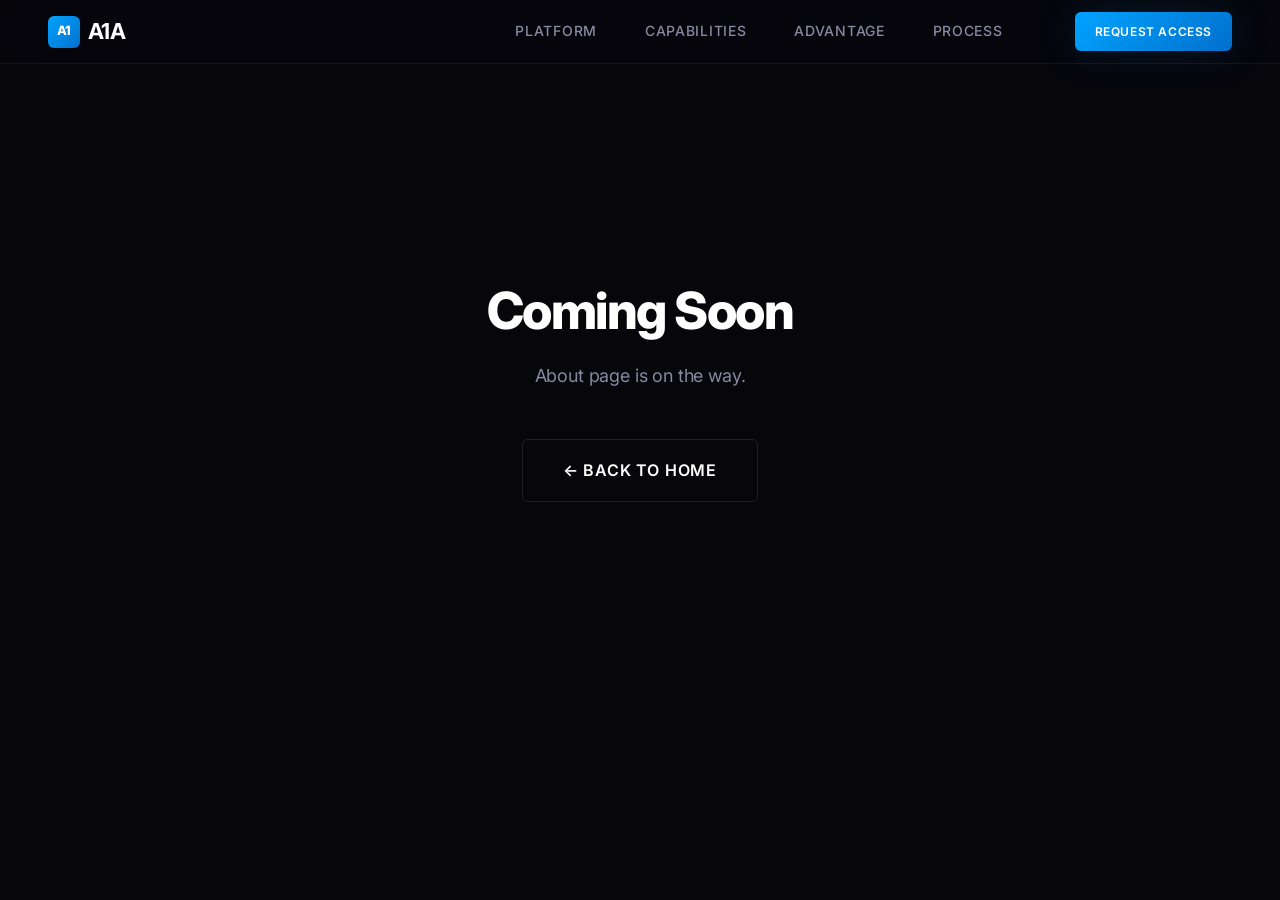
<file: about.html>
<!DOCTYPE html>
<html lang="en">
<head>
  <meta charset="UTF-8">
  <meta name="viewport" content="width=device-width, initial-scale=1.0">
  <title>About | A1A</title>
  <meta name="robots" content="noindex">
  <link rel="icon" type="image/svg+xml" href="images/favicon.svg">
  <link rel="preconnect" href="https://fonts.googleapis.com">
  <link rel="preconnect" href="https://fonts.gstatic.com" crossorigin>
  <link href="https://fonts.googleapis.com/css2?family=Inter:wght@300;400;500;600;700;800&family=JetBrains+Mono:wght@400;500;700&display=swap" rel="stylesheet">
  <link rel="stylesheet" href="css/reset.css">
  <link rel="stylesheet" href="css/variables.css">
  <link rel="stylesheet" href="css/layout.css">
  <link rel="stylesheet" href="css/components.css">
  <link rel="stylesheet" href="css/animations.css">
  <link rel="stylesheet" href="css/responsive.css">
</head>
<body>

  <nav class="nav nav--scrolled" role="navigation" aria-label="Main navigation">
    <div class="container">
      <div class="nav__inner">
        <a href="index.html" class="nav__logo" aria-label="A1A home">
          <div class="nav__logo-mark" aria-hidden="true">A1</div>
          A1A
        </a>
        <div class="nav__links" id="navLinks" role="menubar">
          <a href="index.html#platform" class="nav__link" role="menuitem">Platform</a>
          <a href="index.html#capabilities" class="nav__link" role="menuitem">Capabilities</a>
          <a href="index.html#advantage" class="nav__link" role="menuitem">Advantage</a>
          <a href="index.html#how-it-works" class="nav__link" role="menuitem">Process</a>
          <a class="btn btn--primary btn--sm nav__cta" href="index.html#access" role="menuitem">Request Access</a>
        </div>
        <button class="nav__mobile-toggle" id="mobileToggle" aria-label="Toggle menu" aria-expanded="false">
          <span></span><span></span><span></span>
        </button>
      </div>
    </div>
  </nav>

  <main style="padding-top: 10rem; padding-bottom: 6rem; min-height: 80vh; display: flex; align-items: center;">
    <div class="container" style="text-align: center;">
      <h1 style="font-size: var(--text-display); font-weight: var(--weight-extrabold); color: var(--color-white); letter-spacing: var(--tracking-tight); margin-bottom: var(--space-lg);">Coming Soon</h1>
      <p style="font-size: var(--text-body-lg); color: var(--color-ash); max-width: 480px; margin: 0 auto var(--space-2xl);">About page is on the way.</p>
      <a href="index.html" class="btn btn--secondary btn--lg">&larr; Back to Home</a>
    </div>
  </main>

  <script src="js/navigation.js" defer></script>
</body>
</html>
</file>
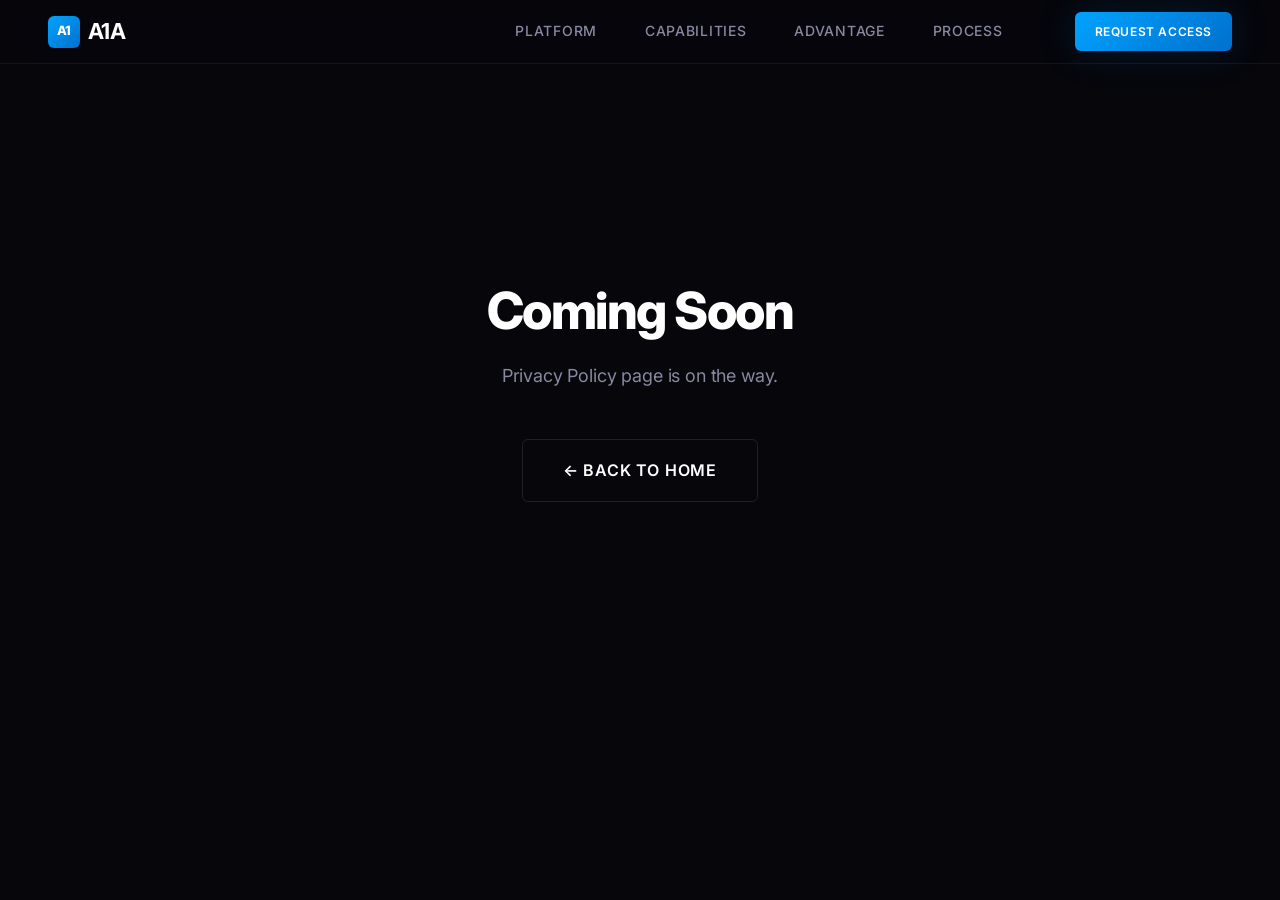
<file: privacy.html>
<!DOCTYPE html>
<html lang="en">
<head>
  <meta charset="UTF-8">
  <meta name="viewport" content="width=device-width, initial-scale=1.0">
  <title>Privacy Policy | A1A</title>
  <meta name="robots" content="noindex">
  <link rel="icon" type="image/svg+xml" href="images/favicon.svg">
  <link rel="preconnect" href="https://fonts.googleapis.com">
  <link rel="preconnect" href="https://fonts.gstatic.com" crossorigin>
  <link href="https://fonts.googleapis.com/css2?family=Inter:wght@300;400;500;600;700;800&family=JetBrains+Mono:wght@400;500;700&display=swap" rel="stylesheet">
  <link rel="stylesheet" href="css/reset.css">
  <link rel="stylesheet" href="css/variables.css">
  <link rel="stylesheet" href="css/layout.css">
  <link rel="stylesheet" href="css/components.css">
  <link rel="stylesheet" href="css/animations.css">
  <link rel="stylesheet" href="css/responsive.css">
</head>
<body>

  <nav class="nav nav--scrolled" role="navigation" aria-label="Main navigation">
    <div class="container">
      <div class="nav__inner">
        <a href="index.html" class="nav__logo" aria-label="A1A home">
          <div class="nav__logo-mark" aria-hidden="true">A1</div>
          A1A
        </a>
        <div class="nav__links" id="navLinks" role="menubar">
          <a href="index.html#platform" class="nav__link" role="menuitem">Platform</a>
          <a href="index.html#capabilities" class="nav__link" role="menuitem">Capabilities</a>
          <a href="index.html#advantage" class="nav__link" role="menuitem">Advantage</a>
          <a href="index.html#how-it-works" class="nav__link" role="menuitem">Process</a>
          <a class="btn btn--primary btn--sm nav__cta" href="index.html#access" role="menuitem">Request Access</a>
        </div>
        <button class="nav__mobile-toggle" id="mobileToggle" aria-label="Toggle menu" aria-expanded="false">
          <span></span><span></span><span></span>
        </button>
      </div>
    </div>
  </nav>

  <main style="padding-top: 10rem; padding-bottom: 6rem; min-height: 80vh; display: flex; align-items: center;">
    <div class="container" style="text-align: center;">
      <h1 style="font-size: var(--text-display); font-weight: var(--weight-extrabold); color: var(--color-white); letter-spacing: var(--tracking-tight); margin-bottom: var(--space-lg);">Coming Soon</h1>
      <p style="font-size: var(--text-body-lg); color: var(--color-ash); max-width: 480px; margin: 0 auto var(--space-2xl);">Privacy Policy page is on the way.</p>
      <a href="index.html" class="btn btn--secondary btn--lg">&larr; Back to Home</a>
    </div>
  </main>

  <script src="js/navigation.js" defer></script>
</body>
</html>
</file>
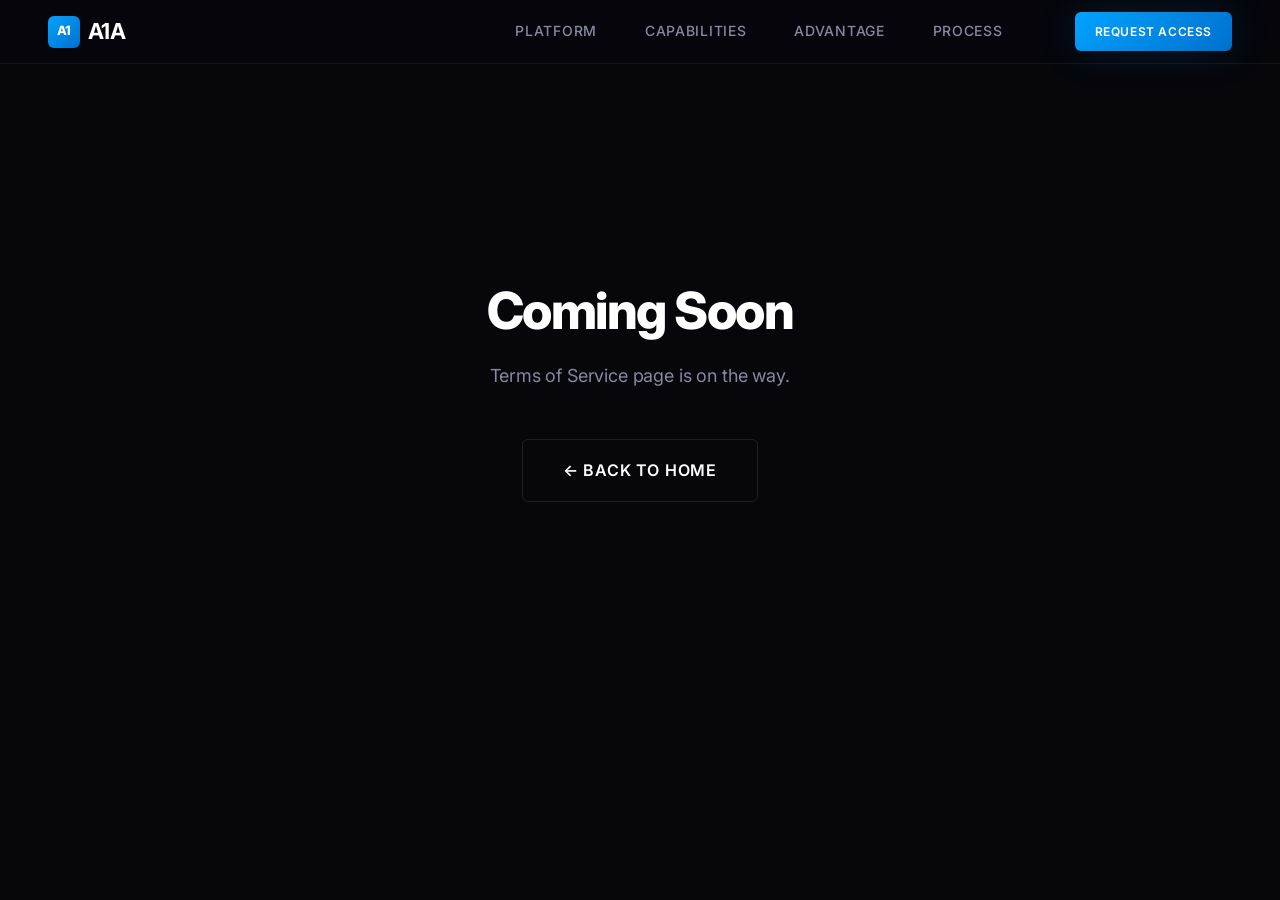
<file: terms.html>
<!DOCTYPE html>
<html lang="en">
<head>
  <meta charset="UTF-8">
  <meta name="viewport" content="width=device-width, initial-scale=1.0">
  <title>Terms of Service | A1A</title>
  <meta name="robots" content="noindex">
  <link rel="icon" type="image/svg+xml" href="images/favicon.svg">
  <link rel="preconnect" href="https://fonts.googleapis.com">
  <link rel="preconnect" href="https://fonts.gstatic.com" crossorigin>
  <link href="https://fonts.googleapis.com/css2?family=Inter:wght@300;400;500;600;700;800&family=JetBrains+Mono:wght@400;500;700&display=swap" rel="stylesheet">
  <link rel="stylesheet" href="css/reset.css">
  <link rel="stylesheet" href="css/variables.css">
  <link rel="stylesheet" href="css/layout.css">
  <link rel="stylesheet" href="css/components.css">
  <link rel="stylesheet" href="css/animations.css">
  <link rel="stylesheet" href="css/responsive.css">
</head>
<body>

  <nav class="nav nav--scrolled" role="navigation" aria-label="Main navigation">
    <div class="container">
      <div class="nav__inner">
        <a href="index.html" class="nav__logo" aria-label="A1A home">
          <div class="nav__logo-mark" aria-hidden="true">A1</div>
          A1A
        </a>
        <div class="nav__links" id="navLinks" role="menubar">
          <a href="index.html#platform" class="nav__link" role="menuitem">Platform</a>
          <a href="index.html#capabilities" class="nav__link" role="menuitem">Capabilities</a>
          <a href="index.html#advantage" class="nav__link" role="menuitem">Advantage</a>
          <a href="index.html#how-it-works" class="nav__link" role="menuitem">Process</a>
          <a class="btn btn--primary btn--sm nav__cta" href="index.html#access" role="menuitem">Request Access</a>
        </div>
        <button class="nav__mobile-toggle" id="mobileToggle" aria-label="Toggle menu" aria-expanded="false">
          <span></span><span></span><span></span>
        </button>
      </div>
    </div>
  </nav>

  <main style="padding-top: 10rem; padding-bottom: 6rem; min-height: 80vh; display: flex; align-items: center;">
    <div class="container" style="text-align: center;">
      <h1 style="font-size: var(--text-display); font-weight: var(--weight-extrabold); color: var(--color-white); letter-spacing: var(--tracking-tight); margin-bottom: var(--space-lg);">Coming Soon</h1>
      <p style="font-size: var(--text-body-lg); color: var(--color-ash); max-width: 480px; margin: 0 auto var(--space-2xl);">Terms of Service page is on the way.</p>
      <a href="index.html" class="btn btn--secondary btn--lg">&larr; Back to Home</a>
    </div>
  </main>

  <script src="js/navigation.js" defer></script>
</body>
</html>
</file>
<file: css/variables.css>
/* ==========================================================================
   A1A.realty — Design Tokens & CSS Custom Properties
   Central source of truth for all visual design decisions.
   ========================================================================== */

:root {
  /* ── Color: Core Palette ─────────────────────────────────────────────── */
  --color-black:        #000000;
  --color-void:         #06060b;
  --color-obsidian:     #0a0a12;
  --color-carbon:       #0f0f1a;
  --color-graphite:     #161625;
  --color-slate:        #1e1e32;
  --color-steel:        #2a2a42;

  --color-white:        #ffffff;
  --color-ivory:        #f8f8fc;
  --color-silver:       #c8c8d8;
  --color-ash:          #8888a0;
  --color-muted:        #555570;

  /* ── Color: Accent ───────────────────────────────────────────────────── */
  --color-accent:       #00a3ff;
  --color-accent-hover: #0090e0;
  --color-accent-glow:  rgba(0, 163, 255, 0.15);
  --color-accent-soft:  rgba(0, 163, 255, 0.08);

  --color-accent-alt:   #00d4aa;
  --color-accent-warm:  #ff6b35;
  --color-accent-gold:  #d4a853;

  /* ── Color: Semantic ─────────────────────────────────────────────────── */
  --color-success:      #00d47e;
  --color-warning:      #ffb020;
  --color-danger:       #ff4060;

  /* ── Color: Gradients ────────────────────────────────────────────────── */
  --gradient-hero:      linear-gradient(165deg, #06060b 0%, #0a1628 40%, #0f0f1a 100%);
  --gradient-section:   linear-gradient(180deg, #0a0a12 0%, #0f0f1a 100%);
  --gradient-card:      linear-gradient(145deg, rgba(30,30,50,0.6) 0%, rgba(15,15,26,0.8) 100%);
  --gradient-accent:    linear-gradient(135deg, #00a3ff 0%, #0070cc 100%);
  --gradient-accent-alt: linear-gradient(135deg, #00a3ff 0%, #00d4aa 100%);
  --gradient-text:      linear-gradient(135deg, #ffffff 0%, #c8c8d8 100%);
  --gradient-gold:      linear-gradient(135deg, #d4a853 0%, #b8902e 100%);

  /* ── Typography ──────────────────────────────────────────────────────── */
  --font-display:       'Inter', -apple-system, BlinkMacSystemFont, 'Segoe UI', sans-serif;
  --font-body:          'Inter', -apple-system, BlinkMacSystemFont, 'Segoe UI', sans-serif;
  --font-mono:          'JetBrains Mono', 'SF Mono', 'Fira Code', monospace;

  --text-hero:          clamp(3rem, 6vw, 5.5rem);
  --text-display:       clamp(2.25rem, 4vw, 3.75rem);
  --text-h1:            clamp(2rem, 3.5vw, 3rem);
  --text-h2:            clamp(1.5rem, 2.5vw, 2.25rem);
  --text-h3:            clamp(1.25rem, 2vw, 1.5rem);
  --text-body-lg:       1.125rem;
  --text-body:          1rem;
  --text-small:         0.875rem;
  --text-xs:            0.75rem;
  --text-overline:      0.8125rem;

  --weight-light:       300;
  --weight-regular:     400;
  --weight-medium:      500;
  --weight-semibold:    600;
  --weight-bold:        700;
  --weight-extrabold:   800;

  --leading-tight:      1.1;
  --leading-snug:       1.25;
  --leading-normal:     1.6;
  --leading-relaxed:    1.75;

  --tracking-tight:     -0.03em;
  --tracking-normal:    -0.01em;
  --tracking-wide:      0.05em;
  --tracking-wider:     0.1em;
  --tracking-widest:    0.2em;

  /* ── Spacing ─────────────────────────────────────────────────────────── */
  --space-xs:           0.5rem;
  --space-sm:           0.75rem;
  --space-md:           1rem;
  --space-lg:           1.5rem;
  --space-xl:           2rem;
  --space-2xl:          3rem;
  --space-3xl:          4rem;
  --space-4xl:          6rem;
  --space-5xl:          8rem;
  --space-6xl:          10rem;

  --section-padding:    clamp(5rem, 10vw, 8rem) 0;
  --container-max:      1280px;
  --container-narrow:   960px;
  --container-wide:     1440px;
  --gutter:             clamp(1.5rem, 4vw, 3rem);

  /* ── Borders & Radius ────────────────────────────────────────────────── */
  --border-subtle:      1px solid rgba(255, 255, 255, 0.06);
  --border-light:       1px solid rgba(255, 255, 255, 0.1);
  --border-accent:      1px solid rgba(0, 163, 255, 0.3);
  --radius-sm:          6px;
  --radius-md:          10px;
  --radius-lg:          16px;
  --radius-xl:          24px;
  --radius-full:        9999px;

  /* ── Shadows ─────────────────────────────────────────────────────────── */
  --shadow-sm:          0 2px 8px rgba(0, 0, 0, 0.3);
  --shadow-md:          0 4px 24px rgba(0, 0, 0, 0.4);
  --shadow-lg:          0 8px 48px rgba(0, 0, 0, 0.5);
  --shadow-glow:        0 0 40px rgba(0, 163, 255, 0.15);
  --shadow-glow-strong: 0 0 60px rgba(0, 163, 255, 0.25);

  /* ── Transitions ─────────────────────────────────────────────────────── */
  --ease-out:           cubic-bezier(0.16, 1, 0.3, 1);
  --ease-in-out:        cubic-bezier(0.65, 0, 0.35, 1);
  --duration-fast:      150ms;
  --duration-normal:    300ms;
  --duration-slow:      500ms;
  --duration-slower:    800ms;

  /* ── Z-Index Scale ───────────────────────────────────────────────────── */
  --z-background:       -1;
  --z-default:          1;
  --z-card:             10;
  --z-nav:              100;
  --z-overlay:          500;
  --z-modal:            1000;
}
</file>
<file: css/layout.css>
/* ==========================================================================
   A1A.realty — Layout & Structure
   Grid systems, containers, sections, and structural patterns.
   ========================================================================== */

/* ── Body ──────────────────────────────────────────────────────────────── */
body {
  font-family: var(--font-body);
  font-size: var(--text-body);
  font-weight: var(--weight-regular);
  color: var(--color-silver);
  background-color: var(--color-void);
  letter-spacing: var(--tracking-normal);
  line-height: var(--leading-normal);
}

/* ── Container ─────────────────────────────────────────────────────────── */
.container {
  width: 100%;
  max-width: var(--container-max);
  margin: 0 auto;
  padding: 0 var(--gutter);
}

.container--narrow {
  max-width: var(--container-narrow);
}

.container--wide {
  max-width: var(--container-wide);
}

/* ── Sections ──────────────────────────────────────────────────────────── */
.section {
  padding: var(--section-padding);
  position: relative;
}

.section--dark {
  background: var(--color-obsidian);
}

.section--darker {
  background: var(--color-void);
}

.section--gradient {
  background: var(--gradient-section);
}

.section__header {
  text-align: left;
  max-width: 800px;
  margin: 0 0 var(--space-4xl);
}

.section__overline {
  display: inline-flex;
  align-items: center;
  gap: var(--space-xs);
  font-size: var(--text-overline);
  font-weight: var(--weight-semibold);
  letter-spacing: var(--tracking-widest);
  text-transform: uppercase;
  color: var(--color-accent);
  margin-bottom: var(--space-lg);
}

.section__overline::before {
  content: '';
  display: inline-block;
  width: 24px;
  height: 1px;
  background: var(--color-accent);
}

.section__title {
  font-size: var(--text-display);
  font-weight: var(--weight-extrabold);
  color: var(--color-white);
  letter-spacing: var(--tracking-tight);
  line-height: var(--leading-tight);
  margin-bottom: var(--space-lg);
}

.section__subtitle {
  font-size: var(--text-body-lg);
  color: var(--color-ash);
  line-height: var(--leading-relaxed);
  max-width: 640px;
}

/* ── Grid Systems ──────────────────────────────────────────────────────── */
.grid {
  display: grid;
  gap: var(--space-xl);
}

.grid--2 {
  grid-template-columns: repeat(2, 1fr);
}

.grid--3 {
  grid-template-columns: repeat(3, 1fr);
}

.grid--4 {
  grid-template-columns: repeat(4, 1fr);
}

.grid--2-1 {
  grid-template-columns: 2fr 1fr;
}

.grid--1-2 {
  grid-template-columns: 1fr 2fr;
}

/* ── Flex Utilities ────────────────────────────────────────────────────── */
.flex {
  display: flex;
}

.flex--center {
  align-items: center;
  justify-content: center;
}

.flex--between {
  align-items: center;
  justify-content: space-between;
}

.flex--col {
  flex-direction: column;
}

.flex--gap-sm { gap: var(--space-sm); }
.flex--gap-md { gap: var(--space-md); }
.flex--gap-lg { gap: var(--space-lg); }
.flex--gap-xl { gap: var(--space-xl); }

/* ── Dividers ──────────────────────────────────────────────────────────── */
.divider {
  width: 100%;
  height: 1px;
  background: linear-gradient(90deg, transparent, rgba(255,255,255,0.08), transparent);
  margin: var(--space-4xl) 0;
}

.divider--accent {
  background: linear-gradient(90deg, transparent, rgba(0,163,255,0.2), transparent);
}
</file>
<file: css/components.css>
/* ==========================================================================
   A1A.realty — Components
   Buttons, cards, navigation, badges, forms, and all reusable UI elements.
   ========================================================================== */

/* ── Navigation ────────────────────────────────────────────────────────── */
.nav {
  position: fixed;
  top: 0;
  left: 0;
  width: 100%;
  z-index: var(--z-nav);
  padding: var(--space-lg) 0;
  transition: all var(--duration-normal) var(--ease-out);
}

.nav--scrolled {
  padding: var(--space-sm) 0;
  background: rgba(6, 6, 11, 0.92);
  backdrop-filter: blur(20px) saturate(180%);
  -webkit-backdrop-filter: blur(20px) saturate(180%);
  border-bottom: var(--border-subtle);
}

.nav__inner {
  display: flex;
  align-items: center;
  justify-content: space-between;
}

.nav__logo {
  display: flex;
  align-items: center;
  gap: var(--space-xs);
  font-size: 1.375rem;
  font-weight: var(--weight-bold);
  color: var(--color-white);
  letter-spacing: var(--tracking-tight);
}

.nav__logo-mark {
  width: 32px;
  height: 32px;
  background: var(--gradient-accent);
  border-radius: var(--radius-sm);
  display: flex;
  align-items: center;
  justify-content: center;
  font-size: 0.8rem;
  font-weight: var(--weight-extrabold);
  color: var(--color-white);
}

.nav__links {
  display: flex;
  align-items: center;
  gap: var(--space-2xl);
}

.nav__link {
  font-size: var(--text-small);
  font-weight: var(--weight-medium);
  color: var(--color-ash);
  letter-spacing: var(--tracking-wide);
  text-transform: uppercase;
  transition: color var(--duration-fast) var(--ease-out);
  position: relative;
}

.nav__link::after {
  content: '';
  position: absolute;
  bottom: -4px;
  left: 0;
  width: 0;
  height: 1px;
  background: var(--color-accent);
  transition: width var(--duration-normal) var(--ease-out);
}

.nav__link:hover {
  color: var(--color-white);
}

.nav__link:hover::after {
  width: 100%;
}

.nav__link--active {
  color: var(--color-white);
}

.nav__link--active::after {
  width: 100%;
}

.nav__cta {
  margin-left: var(--space-lg);
}

.nav__mobile-toggle {
  display: none;
  width: 32px;
  height: 24px;
  flex-direction: column;
  justify-content: space-between;
  cursor: pointer;
}

.nav__mobile-toggle span {
  display: block;
  width: 100%;
  height: 2px;
  background: var(--color-white);
  transition: all var(--duration-normal) var(--ease-out);
  transform-origin: center;
}

.nav__mobile-toggle.active span:nth-child(1) {
  transform: translateY(11px) rotate(45deg);
}

.nav__mobile-toggle.active span:nth-child(2) {
  opacity: 0;
}

.nav__mobile-toggle.active span:nth-child(3) {
  transform: translateY(-11px) rotate(-45deg);
}

/* ── Buttons ───────────────────────────────────────────────────────────── */
.btn {
  display: inline-flex;
  align-items: center;
  justify-content: center;
  gap: var(--space-xs);
  padding: 0.875rem 2rem;
  font-size: var(--text-small);
  font-weight: var(--weight-semibold);
  letter-spacing: var(--tracking-wide);
  text-transform: uppercase;
  border-radius: var(--radius-sm);
  transition: all var(--duration-normal) var(--ease-out);
  position: relative;
  overflow: hidden;
  white-space: nowrap;
}

.btn--primary {
  background: var(--gradient-accent);
  color: var(--color-white);
  box-shadow: var(--shadow-glow);
}

.btn--primary:hover {
  transform: translateY(-2px);
  box-shadow: var(--shadow-glow-strong);
}

.btn--secondary {
  background: transparent;
  color: var(--color-white);
  border: var(--border-light);
}

.btn--secondary:hover {
  background: rgba(255, 255, 255, 0.05);
  border-color: rgba(255, 255, 255, 0.2);
}

.btn--ghost {
  background: transparent;
  color: var(--color-accent);
  padding: 0.875rem 1rem;
}

.btn--ghost:hover {
  color: var(--color-white);
}

.btn--lg {
  padding: 1.125rem 2.5rem;
  font-size: var(--text-body);
}

.btn--sm {
  padding: 0.625rem 1.25rem;
  font-size: var(--text-xs);
}

.btn__arrow {
  transition: transform var(--duration-normal) var(--ease-out);
}

.btn:hover .btn__arrow {
  transform: translateX(4px);
}

/* ── Cards ─────────────────────────────────────────────────────────────── */
.card {
  background: var(--gradient-card);
  border: var(--border-subtle);
  border-radius: var(--radius-lg);
  padding: var(--space-2xl);
  transition: all var(--duration-slow) var(--ease-out);
  position: relative;
  overflow: hidden;
}

.card::before {
  content: '';
  position: absolute;
  top: 0;
  left: 0;
  right: 0;
  height: 1px;
  background: linear-gradient(90deg, transparent, rgba(255,255,255,0.08), transparent);
}

.card:hover {
  border-color: rgba(255, 255, 255, 0.1);
  transform: translateY(-4px);
  box-shadow: var(--shadow-lg);
}

.card--accent:hover {
  border-color: rgba(0, 163, 255, 0.2);
  box-shadow: var(--shadow-glow);
}

.card__icon {
  width: 48px;
  height: 48px;
  border-radius: var(--radius-md);
  background: var(--color-accent-soft);
  display: flex;
  align-items: center;
  justify-content: center;
  margin-bottom: var(--space-lg);
  color: var(--color-accent);
  font-size: 1.25rem;
}

.card__title {
  font-size: var(--text-h3);
  font-weight: var(--weight-bold);
  color: var(--color-white);
  letter-spacing: var(--tracking-tight);
  margin-bottom: var(--space-md);
}

.card__text {
  font-size: var(--text-body);
  color: var(--color-ash);
  line-height: var(--leading-relaxed);
}

.card__list {
  margin-top: var(--space-lg);
  display: flex;
  flex-direction: column;
  gap: var(--space-sm);
}

.card__list-item {
  display: flex;
  align-items: flex-start;
  gap: var(--space-sm);
  font-size: var(--text-small);
  color: var(--color-silver);
}

.card__list-item::before {
  content: '';
  width: 6px;
  height: 6px;
  border-radius: 50%;
  background: var(--color-accent);
  flex-shrink: 0;
  margin-top: 0.5em;
}

/* ── Badges ────────────────────────────────────────────────────────────── */
.badge {
  display: inline-flex;
  align-items: center;
  gap: 6px;
  padding: 0.375rem 0.875rem;
  font-size: var(--text-xs);
  font-weight: var(--weight-semibold);
  letter-spacing: var(--tracking-wider);
  text-transform: uppercase;
  border-radius: var(--radius-full);
  border: 1px solid rgba(0, 163, 255, 0.25);
  background: rgba(0, 163, 255, 0.08);
  color: var(--color-accent);
}

.badge--gold {
  border-color: rgba(212, 168, 83, 0.3);
  background: rgba(212, 168, 83, 0.08);
  color: var(--color-accent-gold);
}

.badge__dot {
  width: 6px;
  height: 6px;
  border-radius: 50%;
  background: currentColor;
  animation: pulse-dot 2s infinite;
}

@keyframes pulse-dot {
  0%, 100% { opacity: 1; }
  50% { opacity: 0.4; }
}

/* ── Stats ─────────────────────────────────────────────────────────────── */
.stat {
  text-align: center;
}

.stat__number {
  font-size: var(--text-display);
  font-weight: var(--weight-extrabold);
  color: var(--color-white);
  letter-spacing: var(--tracking-tight);
  line-height: 1;
  margin-bottom: var(--space-xs);
}

.stat__number--accent {
  background: var(--gradient-accent-alt);
  -webkit-background-clip: text;
  -webkit-text-fill-color: transparent;
  background-clip: text;
}

.stat__label {
  font-size: var(--text-small);
  color: var(--color-ash);
  letter-spacing: var(--tracking-wide);
  text-transform: uppercase;
}

/* ── Steps ─────────────────────────────────────────────────────────────── */
.step {
  display: flex;
  gap: var(--space-xl);
  align-items: flex-start;
  padding: var(--space-2xl) 0;
  border-bottom: var(--border-subtle);
}

.step:last-child {
  border-bottom: none;
}

.step__number {
  font-size: var(--text-display);
  font-weight: var(--weight-extrabold);
  color: var(--color-slate);
  line-height: 1;
  min-width: 80px;
  font-family: var(--font-mono);
}

.step__content {
  flex: 1;
}

.step__title {
  font-size: var(--text-h3);
  font-weight: var(--weight-bold);
  color: var(--color-white);
  margin-bottom: var(--space-sm);
}

.step__text {
  font-size: var(--text-body);
  color: var(--color-ash);
  line-height: var(--leading-relaxed);
}

/* ── Testimonials ──────────────────────────────────────────────────────── */
.testimonial {
  padding: var(--space-2xl);
  background: var(--gradient-card);
  border: var(--border-subtle);
  border-radius: var(--radius-lg);
  position: relative;
}

.testimonial__quote {
  font-size: var(--text-body-lg);
  color: var(--color-silver);
  line-height: var(--leading-relaxed);
  font-style: italic;
  margin-bottom: var(--space-xl);
}

.testimonial__quote::before {
  content: '\201C';
  display: block;
  font-size: 3rem;
  color: var(--color-accent);
  font-style: normal;
  line-height: 1;
  margin-bottom: var(--space-sm);
  font-family: Georgia, serif;
}

.testimonial__author {
  display: flex;
  align-items: center;
  gap: var(--space-md);
}

.testimonial__avatar {
  width: 48px;
  height: 48px;
  border-radius: 50%;
  background: var(--color-steel);
  display: flex;
  align-items: center;
  justify-content: center;
  font-size: var(--text-body);
  font-weight: var(--weight-bold);
  color: var(--color-accent);
}

.testimonial__name {
  font-size: var(--text-body);
  font-weight: var(--weight-semibold);
  color: var(--color-white);
}

.testimonial__role {
  font-size: var(--text-small);
  color: var(--color-ash);
}

/* ── CTA Banner ────────────────────────────────────────────────────────── */
.cta-banner {
  background: var(--gradient-card);
  border: var(--border-accent);
  border-radius: var(--radius-xl);
  padding: var(--space-4xl) var(--space-3xl);
  text-align: center;
  position: relative;
  overflow: hidden;
}

.cta-banner::before {
  content: '';
  position: absolute;
  top: -50%;
  left: -50%;
  width: 200%;
  height: 200%;
  background: radial-gradient(circle at center, rgba(0,163,255,0.05) 0%, transparent 60%);
  pointer-events: none;
}

.cta-banner__title {
  font-size: var(--text-h1);
  font-weight: var(--weight-extrabold);
  color: var(--color-white);
  letter-spacing: var(--tracking-tight);
  margin-bottom: var(--space-lg);
  position: relative;
}

.cta-banner__text {
  font-size: var(--text-body-lg);
  color: var(--color-ash);
  max-width: 600px;
  margin: 0 auto var(--space-2xl);
  line-height: var(--leading-relaxed);
  position: relative;
}

.cta-banner__actions {
  display: flex;
  align-items: center;
  justify-content: center;
  gap: var(--space-lg);
  position: relative;
}

/* ── Form Elements ─────────────────────────────────────────────────────── */
.input {
  width: 100%;
  padding: 0.875rem 1.25rem;
  background: rgba(255, 255, 255, 0.04);
  border: var(--border-subtle);
  border-radius: var(--radius-sm);
  color: var(--color-white);
  font-size: var(--text-body);
  transition: all var(--duration-normal) var(--ease-out);
}

.input::placeholder {
  color: var(--color-muted);
}

.input:focus {
  outline: none;
  border-color: rgba(0, 163, 255, 0.4);
  box-shadow: 0 0 0 3px rgba(0, 163, 255, 0.1);
}

/* ── Comparison Table ──────────────────────────────────────────────────── */
.comparison {
  display: grid;
  grid-template-columns: 1fr 1fr;
  gap: var(--space-xl);
}

.comparison__col {
  padding: var(--space-2xl);
  border-radius: var(--radius-lg);
  border: var(--border-subtle);
}

.comparison__col--agents {
  background: linear-gradient(145deg, rgba(0,163,255,0.05) 0%, rgba(15,15,26,0.8) 100%);
  border-color: rgba(0, 163, 255, 0.15);
}

.comparison__col--brokerages {
  background: linear-gradient(145deg, rgba(0,212,170,0.05) 0%, rgba(15,15,26,0.8) 100%);
  border-color: rgba(0, 212, 170, 0.15);
}

.comparison__label {
  font-size: var(--text-overline);
  font-weight: var(--weight-semibold);
  letter-spacing: var(--tracking-widest);
  text-transform: uppercase;
  margin-bottom: var(--space-lg);
}

.comparison__col--agents .comparison__label {
  color: var(--color-accent);
}

.comparison__col--brokerages .comparison__label {
  color: var(--color-accent-alt);
}

.comparison__title {
  font-size: var(--text-h2);
  font-weight: var(--weight-bold);
  color: var(--color-white);
  margin-bottom: var(--space-lg);
  letter-spacing: var(--tracking-tight);
}

.comparison__list {
  display: flex;
  flex-direction: column;
  gap: var(--space-md);
}

.comparison__item {
  display: flex;
  align-items: flex-start;
  gap: var(--space-md);
  font-size: var(--text-body);
  color: var(--color-silver);
  line-height: var(--leading-normal);
}

.comparison__item-icon {
  flex-shrink: 0;
  width: 20px;
  height: 20px;
  margin-top: 2px;
}

.comparison__col--agents .comparison__item-icon {
  color: var(--color-accent);
}

.comparison__col--brokerages .comparison__item-icon {
  color: var(--color-accent-alt);
}

/* ── Footer ────────────────────────────────────────────────────────────── */
.footer {
  padding: var(--space-4xl) 0 var(--space-2xl);
  background: var(--color-void);
  border-top: var(--border-subtle);
}

.footer__grid {
  display: grid;
  grid-template-columns: 2fr 1fr 1fr 1fr;
  gap: var(--space-3xl);
  margin-bottom: var(--space-3xl);
}

.footer__brand-text {
  font-size: var(--text-small);
  color: var(--color-muted);
  line-height: var(--leading-relaxed);
  margin-top: var(--space-lg);
  max-width: 320px;
}

.footer__col-title {
  font-size: var(--text-small);
  font-weight: var(--weight-semibold);
  color: var(--color-white);
  letter-spacing: var(--tracking-wide);
  text-transform: uppercase;
  margin-bottom: var(--space-lg);
}

.footer__link {
  display: block;
  font-size: var(--text-small);
  color: var(--color-muted);
  padding: var(--space-xs) 0;
  transition: color var(--duration-fast) var(--ease-out);
}

.footer__link:hover {
  color: var(--color-white);
}

.footer__bottom {
  display: flex;
  align-items: center;
  justify-content: space-between;
  padding-top: var(--space-2xl);
  border-top: var(--border-subtle);
  font-size: var(--text-xs);
  color: var(--color-muted);
}

/* ── Modals ───────────────────────────────────────────────────────────── */
.modal {
  position: fixed;
  inset: 0;
  z-index: var(--z-modal, 1000);
  display: flex;
  align-items: center;
  justify-content: center;
  padding: var(--space-xl);
  opacity: 0;
  visibility: hidden;
  transition: opacity var(--duration-normal) var(--ease-out),
              visibility var(--duration-normal) var(--ease-out);
}

.modal.active {
  opacity: 1;
  visibility: visible;
}

.modal__backdrop {
  position: absolute;
  inset: 0;
  background: rgba(6, 6, 11, 0.80);
  backdrop-filter: blur(6px);
  -webkit-backdrop-filter: blur(6px);
}

.modal__container {
  position: relative;
  z-index: 1;
  width: 100%;
  max-width: 480px;
  max-height: 90vh;
  overflow-y: auto;
}

.modal__card {
  background: var(--color-obsidian, #0e0e18);
  border: 1px solid rgba(255, 255, 255, 0.06);
  border-radius: var(--radius-xl);
  padding: var(--space-3xl);
  position: relative;
}

.modal.active .modal__card {
  animation: modalSlideUp var(--duration-normal) var(--ease-out) forwards;
}

@keyframes modalSlideUp {
  from {
    opacity: 0;
    transform: translateY(24px) scale(0.97);
  }
  to {
    opacity: 1;
    transform: translateY(0) scale(1);
  }
}

.modal__close {
  position: absolute;
  top: var(--space-lg);
  right: var(--space-lg);
  width: 36px;
  height: 36px;
  display: flex;
  align-items: center;
  justify-content: center;
  border-radius: var(--radius-sm);
  color: var(--color-muted);
  transition: color var(--duration-fast) var(--ease-out),
              background var(--duration-fast) var(--ease-out);
  cursor: pointer;
}

.modal__close:hover {
  color: var(--color-white);
  background: rgba(255, 255, 255, 0.06);
}

.modal__title {
  font-size: var(--text-h2);
  font-weight: var(--weight-bold);
  color: var(--color-white);
  letter-spacing: var(--tracking-tight);
  margin-bottom: var(--space-sm);
}

.modal__subtitle {
  font-size: var(--text-body);
  color: var(--color-ash);
  line-height: var(--leading-relaxed);
  margin-bottom: var(--space-2xl);
}

.modal__form {
  display: flex;
  flex-direction: column;
  gap: var(--space-lg);
}

.modal__success {
  text-align: center;
  color: var(--color-accent);
}

/* ── Form Elements ────────────────────────────────────────────────────── */
.form-group {
  display: flex;
  flex-direction: column;
  gap: var(--space-xs);
}

.form-label {
  font-size: var(--text-small);
  font-weight: var(--weight-medium);
  color: var(--color-ash);
  letter-spacing: var(--tracking-wide);
}

.form-input {
  width: 100%;
  padding: 0.75rem 1rem;
  font-family: var(--font-body);
  font-size: var(--text-body);
  color: var(--color-white);
  background: rgba(255, 255, 255, 0.04);
  border: 1px solid rgba(255, 255, 255, 0.1);
  border-radius: var(--radius-md);
  outline: none;
  transition: border-color var(--duration-fast) var(--ease-out),
              background var(--duration-fast) var(--ease-out);
  -webkit-appearance: none;
}

.form-input::placeholder {
  color: var(--color-muted);
}

.form-input:focus {
  border-color: var(--color-accent);
  background: rgba(0, 163, 255, 0.04);
}

select.form-input {
  cursor: pointer;
  background-image: url("data:image/svg+xml,%3Csvg xmlns='http://www.w3.org/2000/svg' width='12' height='8' fill='none'%3E%3Cpath d='M1 1.5l5 5 5-5' stroke='%23888' stroke-width='1.5' stroke-linecap='round' stroke-linejoin='round'/%3E%3C/svg%3E");
  background-repeat: no-repeat;
  background-position: right 1rem center;
  padding-right: 2.5rem;
}

select.form-input option {
  background: #0e0e18;
  color: #fff;
}

textarea.form-input {
  resize: vertical;
  min-height: 80px;
}
</file>
<file: css/animations.css>
/* ==========================================================================
   A1A.realty — Animations & Motion
   Scroll-triggered reveals, hover states, ambient motion, and transitions.
   ========================================================================== */

/* ── Scroll Reveal System ──────────────────────────────────────────────── */
[data-reveal] {
  opacity: 0;
  transform: translateY(30px);
  transition: opacity var(--duration-slower) var(--ease-out),
              transform var(--duration-slower) var(--ease-out);
}

[data-reveal].revealed {
  opacity: 1;
  transform: translateY(0);
}

[data-reveal="fade"] {
  transform: none;
}

[data-reveal="slide-left"] {
  transform: translateX(-40px);
}

[data-reveal="slide-left"].revealed {
  transform: translateX(0);
}

[data-reveal="slide-right"] {
  transform: translateX(40px);
}

[data-reveal="slide-right"].revealed {
  transform: translateX(0);
}

[data-reveal="scale"] {
  transform: scale(0.95);
}

[data-reveal="scale"].revealed {
  transform: scale(1);
}

/* Stagger delays for child elements */
[data-reveal-delay="1"] { transition-delay: 100ms; }
[data-reveal-delay="2"] { transition-delay: 200ms; }
[data-reveal-delay="3"] { transition-delay: 300ms; }
[data-reveal-delay="4"] { transition-delay: 400ms; }
[data-reveal-delay="5"] { transition-delay: 500ms; }
[data-reveal-delay="6"] { transition-delay: 600ms; }

/* ── Counter Animation ─────────────────────────────────────────────────── */
[data-count] {
  display: inline-block;
}

/* ── Hero Ambient Grid ─────────────────────────────────────────────────── */
.hero__grid-bg {
  position: absolute;
  top: 0;
  left: 0;
  width: 100%;
  height: 100%;
  overflow: hidden;
  pointer-events: none;
  z-index: 0;
}

.hero__grid-bg::before {
  content: '';
  position: absolute;
  top: 0;
  left: 0;
  width: 100%;
  height: 100%;
  background-image:
    linear-gradient(rgba(255,255,255,0.02) 1px, transparent 1px),
    linear-gradient(90deg, rgba(255,255,255,0.02) 1px, transparent 1px);
  background-size: 80px 80px;
  mask-image: radial-gradient(ellipse 80% 70% at 50% 30%, black 20%, transparent 100%);
  -webkit-mask-image: radial-gradient(ellipse 80% 70% at 50% 30%, black 20%, transparent 100%);
}

/* ── Orb Glow ──────────────────────────────────────────────────────────── */
.orb {
  position: absolute;
  border-radius: 50%;
  filter: blur(80px);
  pointer-events: none;
  animation: orb-float 20s ease-in-out infinite;
}

.orb--blue {
  width: 500px;
  height: 500px;
  background: rgba(0, 163, 255, 0.07);
  top: -10%;
  right: -5%;
}

.orb--teal {
  width: 400px;
  height: 400px;
  background: rgba(0, 212, 170, 0.05);
  bottom: -10%;
  left: -5%;
  animation-delay: -10s;
}

.orb--subtle {
  width: 300px;
  height: 300px;
  background: rgba(0, 163, 255, 0.04);
  animation-delay: -5s;
}

@keyframes orb-float {
  0%, 100% { transform: translate(0, 0) scale(1); }
  25% { transform: translate(20px, -30px) scale(1.05); }
  50% { transform: translate(-10px, 20px) scale(0.95); }
  75% { transform: translate(15px, 10px) scale(1.02); }
}

/* ── Gradient Line ─────────────────────────────────────────────────────── */
.gradient-line {
  width: 60px;
  height: 3px;
  background: var(--gradient-accent);
  border-radius: 2px;
}

.gradient-line--center {
  margin: 0 auto;
}

/* ── Shimmer Effect ────────────────────────────────────────────────────── */
.shimmer {
  position: relative;
  overflow: hidden;
}

.shimmer::after {
  content: '';
  position: absolute;
  top: 0;
  left: -100%;
  width: 100%;
  height: 100%;
  background: linear-gradient(90deg, transparent, rgba(255,255,255,0.03), transparent);
  animation: shimmer 8s ease-in-out infinite;
}

@keyframes shimmer {
  0% { left: -100%; }
  50% { left: 100%; }
  100% { left: 100%; }
}

/* ── Typing Cursor ─────────────────────────────────────────────────────── */
.cursor-blink::after {
  content: '|';
  animation: blink 1s step-end infinite;
  color: var(--color-accent);
  font-weight: var(--weight-light);
}

@keyframes blink {
  50% { opacity: 0; }
}

/* ── Hover Glow on Cards ───────────────────────────────────────────────── */
.hover-glow {
  position: relative;
}

.hover-glow::after {
  content: '';
  position: absolute;
  inset: -1px;
  border-radius: inherit;
  background: linear-gradient(135deg, rgba(0,163,255,0.1) 0%, transparent 50%, rgba(0,163,255,0.05) 100%);
  opacity: 0;
  transition: opacity var(--duration-normal) var(--ease-out);
  pointer-events: none;
  z-index: -1;
}

.hover-glow:hover::after {
  opacity: 1;
}

/* ── Reduced Motion ────────────────────────────────────────────────────── */
@media (prefers-reduced-motion: reduce) {
  *, *::before, *::after {
    animation-duration: 0.01ms !important;
    animation-iteration-count: 1 !important;
    transition-duration: 0.01ms !important;
  }

  [data-reveal] {
    opacity: 1;
    transform: none;
  }

  html {
    scroll-behavior: auto;
  }
}
</file>
<file: css/responsive.css>
/* ==========================================================================
   A1A.realty — Responsive Breakpoints
   Mobile-optimized overrides for all screen sizes.
   ========================================================================== */

/* ── Tablet (1024px and below) ─────────────────────────────────────────── */
@media (max-width: 1024px) {
  .grid--3 {
    grid-template-columns: repeat(2, 1fr);
  }

  .grid--4 {
    grid-template-columns: repeat(2, 1fr);
  }

  .grid--2-1,
  .grid--1-2 {
    grid-template-columns: 1fr;
  }

  .footer__grid {
    grid-template-columns: 1fr 1fr;
    gap: var(--space-2xl);
  }

  .hero__content {
    max-width: 100%;
  }

  .comparison {
    grid-template-columns: 1fr;
  }
}

/* ── Mobile Large (768px and below) ────────────────────────────────────── */
@media (max-width: 768px) {
  :root {
    --section-padding: clamp(3rem, 8vw, 5rem) 0;
  }

  .nav__links {
    display: none;
    position: fixed;
    top: 0;
    left: 0;
    width: 100%;
    height: 100dvh;
    background: rgba(6, 6, 11, 0.98);
    backdrop-filter: blur(20px);
    flex-direction: column;
    justify-content: center;
    gap: var(--space-2xl);
    padding: var(--space-3xl);
    z-index: var(--z-overlay);
  }

  .nav__links.active {
    display: flex;
  }

  .nav__links .nav__link {
    font-size: var(--text-h3);
    text-transform: none;
    letter-spacing: var(--tracking-normal);
  }

  .nav__links .nav__cta {
    margin-left: 0;
    margin-top: var(--space-lg);
  }

  .nav__mobile-toggle {
    display: flex;
    z-index: calc(var(--z-overlay) + 1);
  }

  .grid--2,
  .grid--3,
  .grid--4 {
    grid-template-columns: 1fr;
  }

  .section__header {
    margin-bottom: var(--space-2xl);
  }

  .hero__stats {
    flex-wrap: wrap;
    gap: var(--space-xl) var(--space-2xl);
  }

  .hero__actions {
    flex-direction: column;
    align-items: stretch;
  }

  .hero__actions .btn {
    text-align: center;
  }

  .step {
    flex-direction: column;
    gap: var(--space-md);
  }

  .step__number {
    min-width: auto;
    font-size: var(--text-h1);
  }

  .footer__grid {
    grid-template-columns: 1fr;
    gap: var(--space-2xl);
  }

  .footer__bottom {
    flex-direction: column;
    gap: var(--space-md);
    text-align: center;
  }

  .cta-banner {
    padding: var(--space-3xl) var(--space-xl);
  }

  .cta-banner__actions {
    flex-direction: column;
  }
}

/* ── Mobile Small (480px and below) ────────────────────────────────────── */
@media (max-width: 480px) {
  .card {
    padding: var(--space-xl);
  }

  .btn--lg {
    padding: 1rem 1.75rem;
    font-size: var(--text-small);
  }

  .stat__number {
    font-size: var(--text-h1);
  }

  .testimonial {
    padding: var(--space-xl);
  }

  .comparison__col {
    padding: var(--space-xl);
  }
}
</file>
